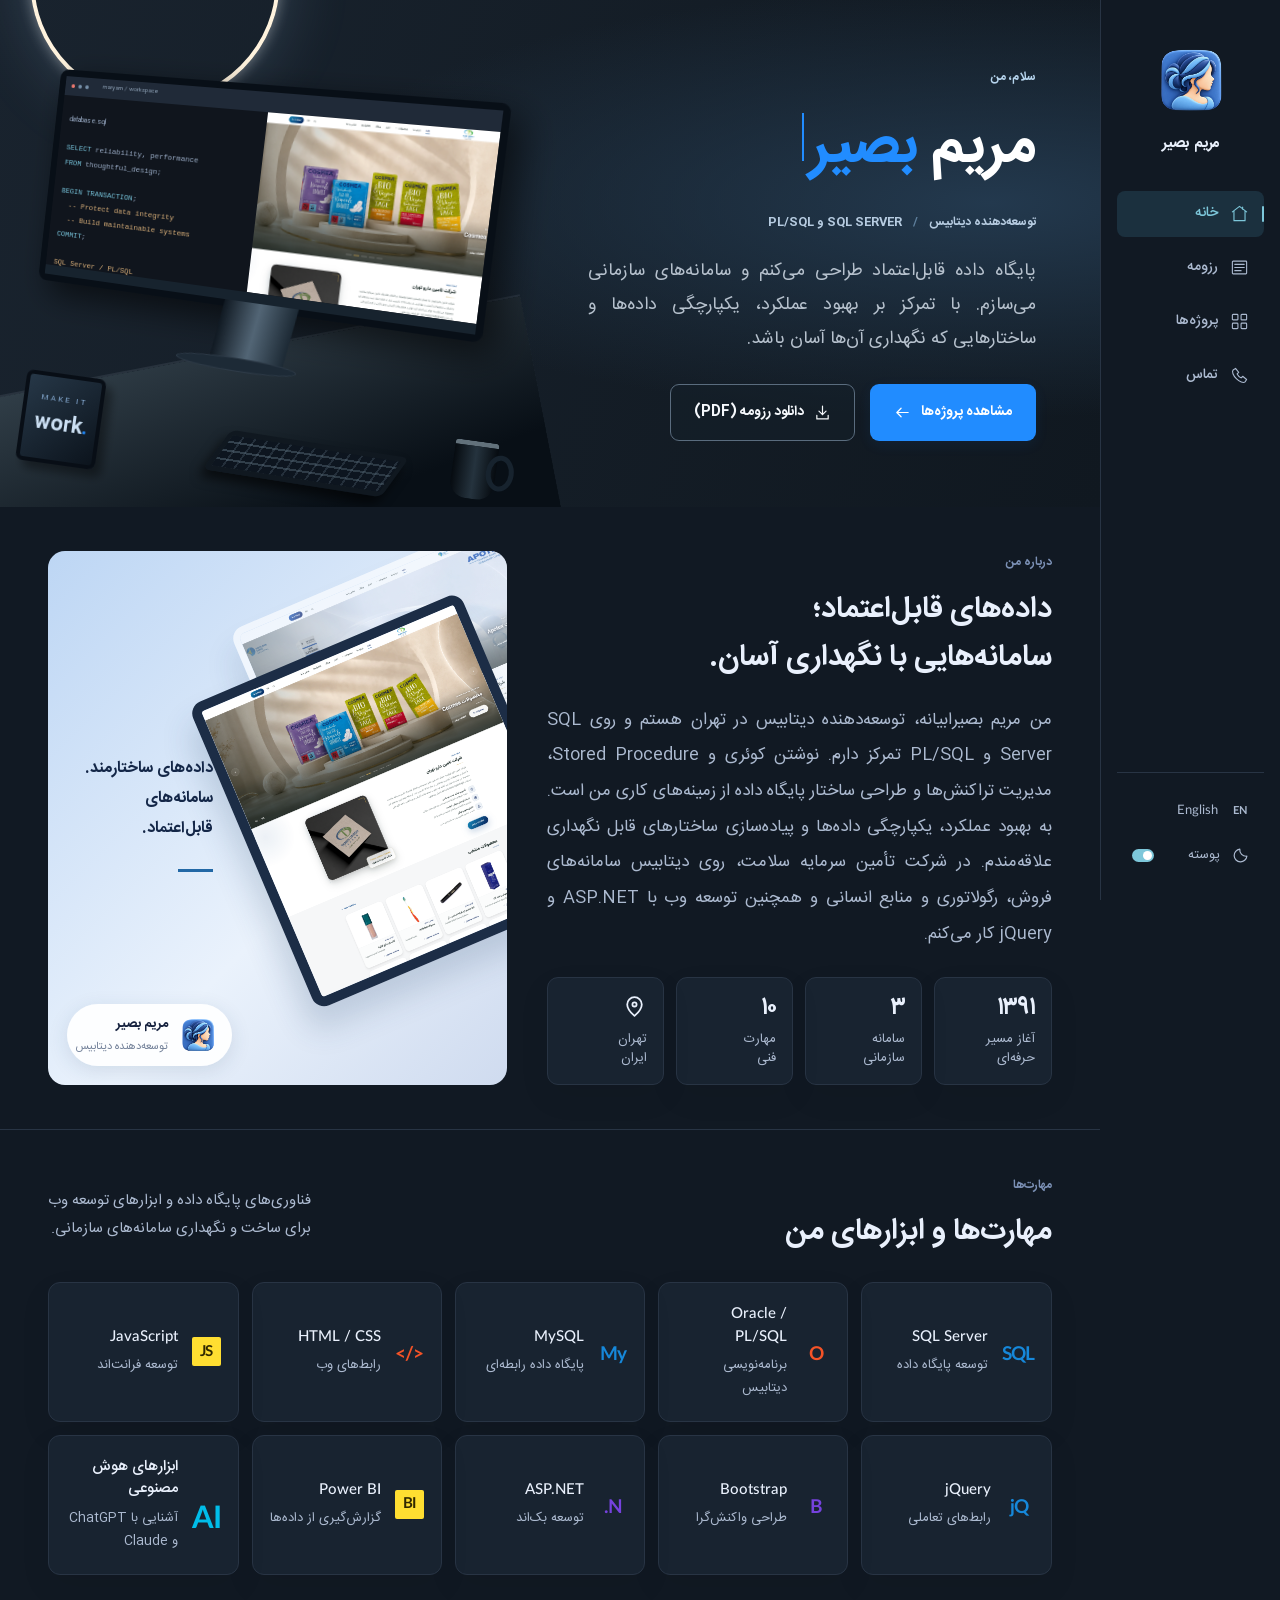
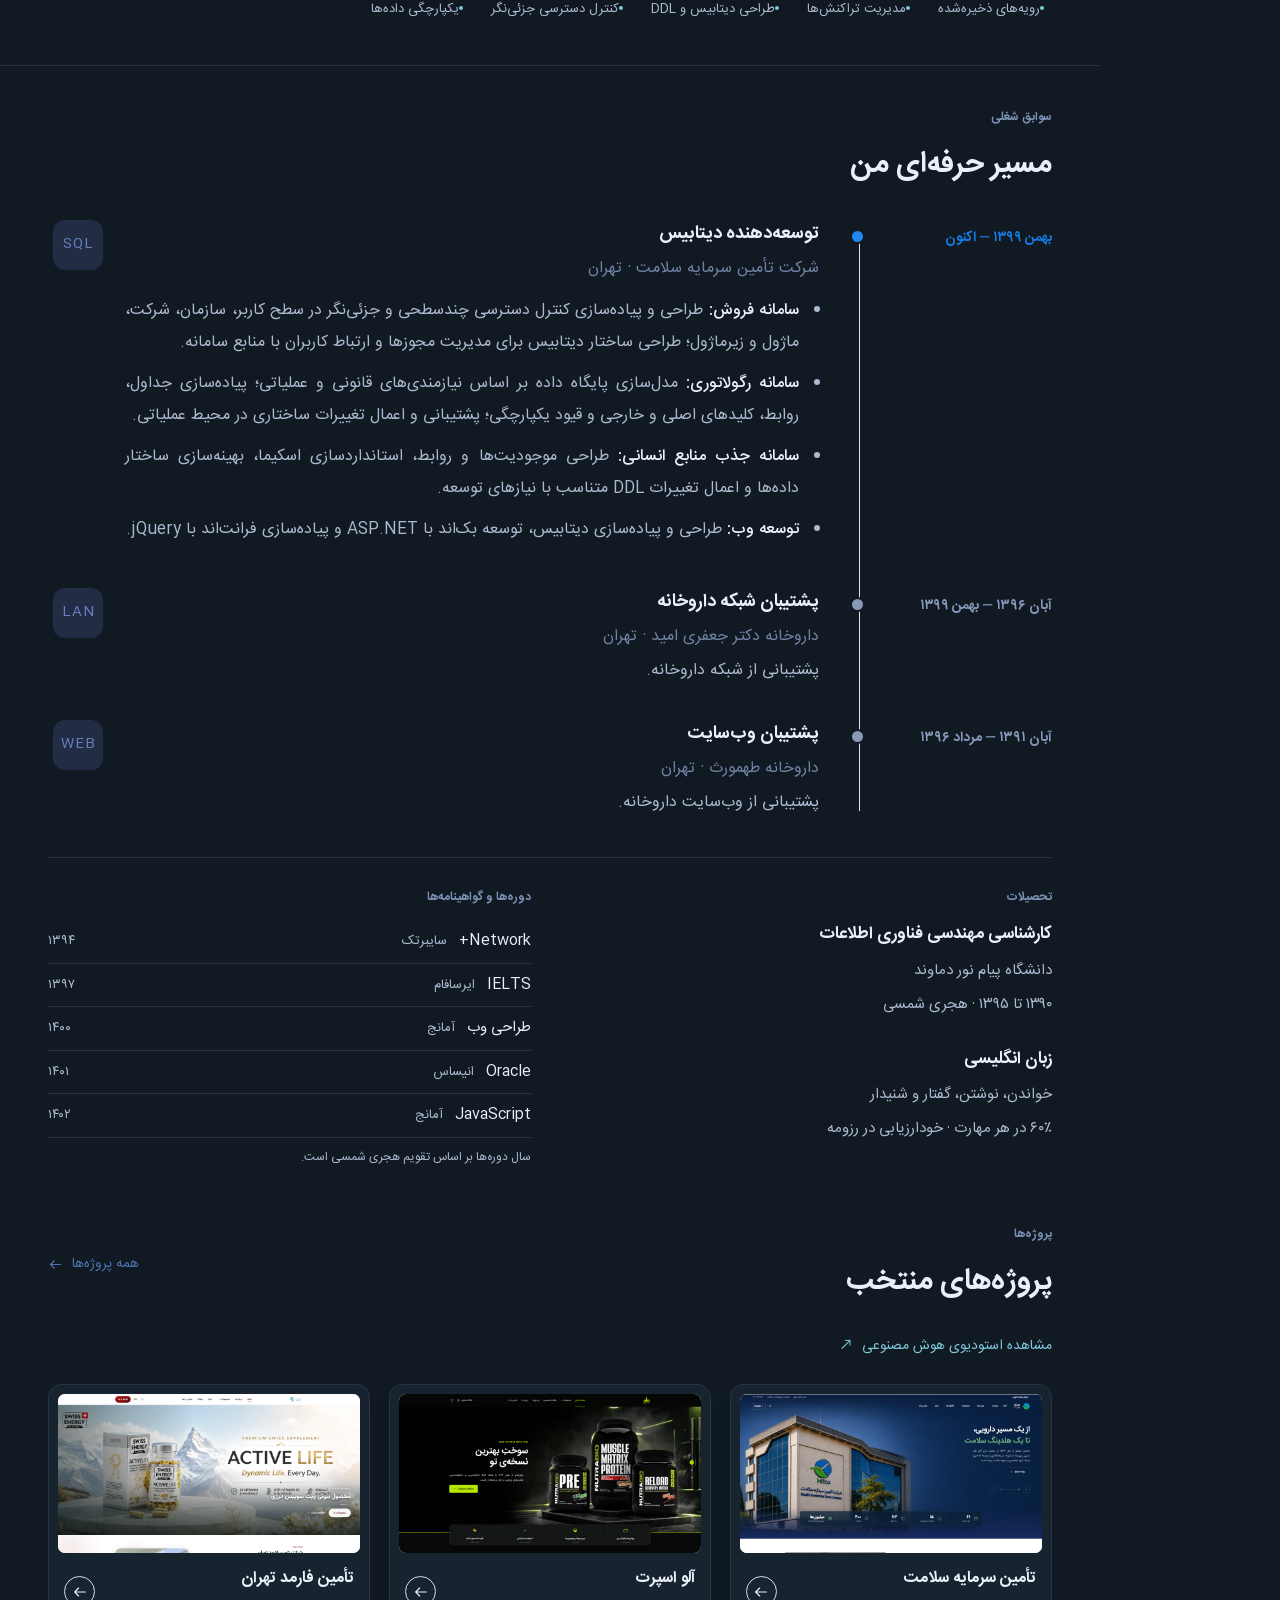
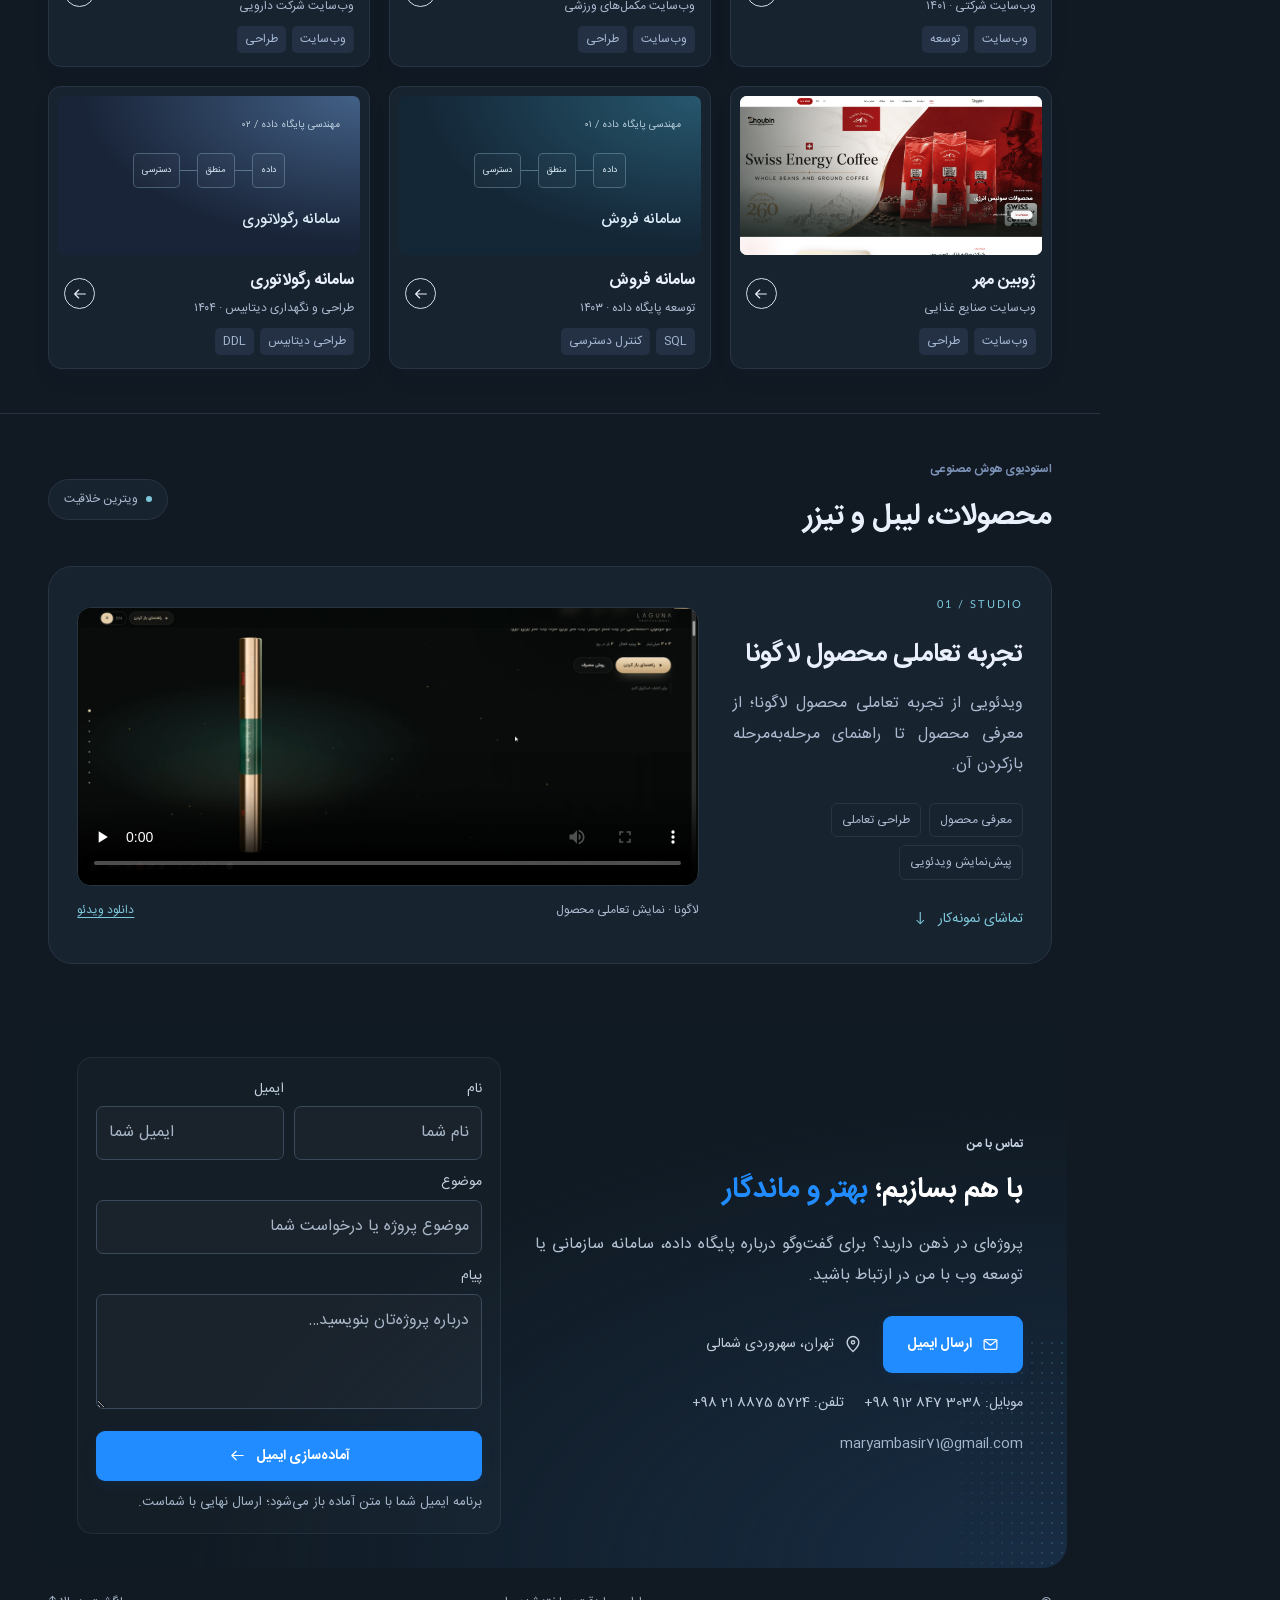
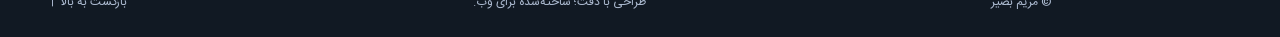
<file: index.html>
<!DOCTYPE html>
<html lang="en" data-theme="dark">

<head>
  <meta charset="UTF-8">
  <meta name="viewport" content="width=device-width, initial-scale=1.0">
  <meta name="description"
    content="Maryam Basir Abyaneh, database developer in Tehran specializing in SQL Server, PL/SQL, database design, and business systems.">
  <meta name="theme-color" content="#111923">
  <title>Maryam Basir Abyaneh &mdash; Database Developer</title>
  <link rel="icon" href="assets/img/profile.png">
  <link rel="stylesheet" href="assets/css/fonts.css">
  <link rel="stylesheet" href="assets/css/main.css">
  <script src="assets/js/loader.js" defer></script>
  <script src="assets/js/i18n.js" defer></script>
  <script src="assets/js/main.js" defer></script>
</head>

<body>
  <div id="site-loader" class="site-loader" role="status" aria-live="polite" hidden>
    <div class="loader-mark" aria-hidden="true"><span>M</span><span>B</span><i></i></div>
    <p class="loader-name">Maryam Basir</p>
    <p class="loader-caption">Loading portfolio…</p>
  </div>
  <a class="skip-link" href="#main">Skip to content</a>
  <aside class="sidebar"><a class="sidebar-profile" href="#home" aria-label="Maryam Basir home"><img
        src="assets/img/profile.png" alt="Maryam Basir" width="56" height="56"><span>Maryam Basir</span></a>
    <nav aria-label="Main navigation"><a class="nav-link active" href="#home" aria-current="location"><span
          class="nav-icon"><svg class="icon" viewBox="0 0 24 24" fill="none" stroke="currentColor" stroke-width="1.4"
            stroke-linecap="round" stroke-linejoin="round" aria-hidden="true">
            <path d="m3 10 9-7 9 7M5 9v12h14V9M16 4v3" />
          </svg></span><span>Home</span></a><a class="nav-link" href="#experience"><span class="nav-icon"><svg
            class="icon" viewBox="0 0 24 24" fill="none" stroke="currentColor" stroke-width="1.4" stroke-linecap="round"
            stroke-linejoin="round" aria-hidden="true">
            <rect x="3" y="4" width="18" height="16" rx="1" />
            <path d="M6 8h12M6 12h12M6 16h8" />
          </svg></span><span>Resume</span></a><a class="nav-link" href="#projects"><span class="nav-icon"><svg
            class="icon" viewBox="0 0 24 24" fill="none" stroke="currentColor" stroke-width="1.4" stroke-linecap="round"
            stroke-linejoin="round" aria-hidden="true">
            <rect x="3" y="3" width="7" height="7" rx="1" />
            <rect x="14" y="3" width="7" height="7" rx="1" />
            <rect x="3" y="14" width="7" height="7" rx="1" />
            <rect x="14" y="14" width="7" height="7" rx="1" />
          </svg></span><span>Project</span></a><a class="nav-link" href="#contact"><span class="nav-icon"><svg
            class="icon" viewBox="0 0 24 24" fill="none" stroke="currentColor" stroke-width="1.4" stroke-linecap="round"
            stroke-linejoin="round" aria-hidden="true">
            <path d="M7 3 4 5c-2 2 0 7 4 11s9 6 11 4l2-3-5-4-2 2c-2-1-4-3-5-5l2-2-4-5Z" />
          </svg></span><span>Contact</span></a></nav>
    <div class="theme-control"><button id="language-switcher" type="button" aria-label="Switch to Persian"
        lang="fa"><span class="language-symbol" aria-hidden="true">فا</span><span
          class="language-label">فارسی</span></button><button id="theme-switcher" aria-label="Switch to dark theme"
        aria-pressed="false"><svg class="icon" viewBox="0 0 24 24" fill="none" stroke="currentColor" stroke-width="1.7"
          stroke-linecap="round" stroke-linejoin="round" aria-hidden="true">
          <path d="M21 13A9 9 0 0 1 11 3 9 9 0 1 0 21 13Z" />
        </svg><span class="theme-label">Theme</span><span class="theme-state" aria-hidden="true"></span></button></div>
  </aside>
  <main id="main">
    <section class="hero" id="home">
      <div class="hero-copy">
        <p class="eyebrow">HELLO, I&#8217;M</p>
        <h1>Maryam <span>Basir</span><span class="cursor" aria-hidden="true"></span></h1>
        <p class="hero-role">DATABASE DEVELOPER <span>/</span> SQL SERVER &amp; PL/SQL</p>
        <p class="hero-description">I design reliable databases and build business systems. <br> Focused on performance,
          data integrity, <br class="desktop-break">  and structures that are easy to maintain.</p>
        <div class="hero-actions"><a class="button primary" href="#projects">View My Work <svg class="icon"
              viewBox="0 0 24 24" fill="none" stroke="currentColor" stroke-width="1.7" stroke-linecap="round"
              stroke-linejoin="round" aria-hidden="true">
              <path d="M4 12h16m-6-6 6 6-6 6" />
            </svg></a><a class="button outline" href="assets/Maryam-Basir-CV.pdf" download><svg class="icon"
              viewBox="0 0 24 24" fill="none" stroke="currentColor" stroke-width="1.7" stroke-linecap="round"
              stroke-linejoin="round" aria-hidden="true">
              <path d="M12 3v12m-5-5 5 5 5-5M4 16v5h16v-5" />
            </svg> Download CV (PDF)</a></div>
      </div>
      <div class="workspace" aria-hidden="true">
        <div class="ambient-ring"></div>
        <div class="desk"></div>
        <div class="monitor">
          <div class="monitor-toolbar"><i></i><i></i><i></i><span>maryam / workspace</span></div>
          <div class="monitor-display">
            <div class="editor"><span class="editor-file">database.sql</span>
              <pre><b>SELECT</b> reliability, performance
<b>FROM</b> thoughtful_design;

<b>BEGIN TRANSACTION</b>;
  <em>-- Protect data integrity</em>
  <em>-- Build maintainable systems</em>
<b>COMMIT</b>;

<em>SQL Server / PL/SQL</em></pre>
            </div><img src="assets/img/tamin.png" alt="" width="400" height="600">
          </div>
          <div class="monitor-chin"></div>
          <div class="monitor-stand"></div>
        </div>
        <div class="desk-card"><span>MAKE IT</span><strong>work<span>.</span></strong></div>
        <div class="keyboard"></div>
        <div class="coffee"></div>
      </div>
    </section>
    <section class="about section" id="about">
      <div class="about-copy">
        <p class="eyebrow">ABOUT ME</p>
        <h2>Reliable data.<br>Maintainable business systems.</h2>
        <p class="body-copy">I&#8217;m Maryam Basir Abyaneh, a database developer based in Tehran, specializing in SQL
          Server and PL/SQL. My work includes writing queries and stored procedures, managing transactions, and
          designing database structures. I focus on improving performance, preserving data integrity, and building
          maintainable systems. At Health Financing Holding, I develop databases for sales, regulatory, and HR
          applications, alongside ASP.NET and jQuery web development.</p>
        <div class="stats">
          <div><strong>2012</strong><span>Career<br>started</span></div>
          <div><strong>3</strong><span>Business<br>systems</span></div>
          <div><strong>10</strong><span>Technical<br>skills</span></div>
          <div><strong><svg class="icon" viewBox="0 0 24 24" fill="none" stroke="currentColor" stroke-width="1.7"
                stroke-linecap="round" stroke-linejoin="round" aria-hidden="true">
                <path d="M19 10c0 5-7 11-7 11S5 15 5 10a7 7 0 1 1 14 0Z" />
                <circle cx="12" cy="10" r="2" />
              </svg></strong><span>Tehran<br>Iran</span></div>
        </div>
      </div>
      <div class="about-art">
        <div class="about-art-copy">Structured Data.<br>Reliable Systems.<span></span></div><img
          class="about-screen back" src="assets/img/rasta.png" alt="Rasta Imen Darou website design" loading="lazy"
          width="420" height="626"><img class="about-screen front" src="assets/img/tamin.png"
          alt="Health Financing Holding website design" loading="lazy" width="420" height="640">
        <div class="portrait-chip"><img src="assets/img/profile.png" alt="Maryam Basir" width="42"
            height="42"><span>Maryam Basir<small>Database developer</small></span></div>
      </div>
    </section>
    <section class="skills-section section" id="skills">
      <div class="section-heading">
        <div>
          <p class="eyebrow">SKILLS</p>
          <h2>My Technical Toolkit</h2>
        </div>
        <p>Database technologies and web development tools<br class="desktop-break"> I use to build and maintain
          business applications.</p>
      </div>
      <div class="skills-grid">
        <article class="skill"><span class="skill-logo blue" aria-hidden="true">SQL</span>
          <div class="skill-info">
            <h3>SQL Server</h3>
            <p class="skill-description">Database development</p>
          </div>
        </article>
        <article class="skill"><span class="skill-logo orange" aria-hidden="true">O</span>
          <div class="skill-info">
            <h3>Oracle / PL/SQL</h3>
            <p class="skill-description">Database programming</p>
          </div>
        </article>
        <article class="skill"><span class="skill-logo blue" aria-hidden="true">My</span>
          <div class="skill-info">
            <h3>MySQL</h3>
            <p class="skill-description">Relational databases</p>
          </div>
        </article>
        <article class="skill"><span class="skill-logo orange" aria-hidden="true">&lt;/&gt;</span>
          <div class="skill-info">
            <h3>HTML / CSS</h3>
            <p class="skill-description">Web interfaces</p>
          </div>
        </article>
        <article class="skill"><span class="skill-logo yellow" aria-hidden="true">JS</span>
          <div class="skill-info">
            <h3>JavaScript</h3>
            <p class="skill-description">Front-end development</p>
          </div>
        </article>
        <article class="skill"><span class="skill-logo blue" aria-hidden="true">jQ</span>
          <div class="skill-info">
            <h3>jQuery</h3>
            <p class="skill-description">Interactive interfaces</p>
          </div>
        </article>
        <article class="skill"><span class="skill-logo purple" aria-hidden="true">B</span>
          <div class="skill-info">
            <h3>Bootstrap</h3>
            <p class="skill-description">Responsive layouts</p>
          </div>
        </article>
        <article class="skill"><span class="skill-logo purple" aria-hidden="true">.N</span>
          <div class="skill-info">
            <h3>ASP.NET</h3>
            <p class="skill-description">Back-end development</p>
          </div>
        </article>
        <article class="skill"><span class="skill-logo yellow" aria-hidden="true">BI</span>
          <div class="skill-info">
            <h3>Power BI</h3>
            <p class="skill-description">Data reporting</p>
          </div>
        </article>

        <article class="skill skill-ai"><span class="skill-logo cyan" aria-hidden="true">AI</span>
          <div class="skill-info">
            <h3>AI Tools</h3>
            <p class="skill-description">Familiar with ChatGPT &amp; Claude</p>
          </div>
        </article>
      </div>
      <div class="specialties"><span>Stored procedures</span><span>Transaction management</span><span>Database design
          &amp; DDL</span><span>Fine-grained access control</span><span>Data integrity</span></div>
    </section>
    <section class="experience section" id="experience">
      <p class="eyebrow">EXPERIENCE</p>
      <h2>My Professional Journey</h2>
      <div class="timeline">
        <article class="timeline-item"><time title="Bahman 1399 - Present (Solar Hijri)">2021 &ndash; Present</time>
          <div class="timeline-dot"></div>
          <div class="timeline-copy">
            <h3>Database Developer</h3>
            <p class="company">Health Financing Holding &middot; Tehran</p>
            <ul class="experience-details">
              <li><strong>Sales system:</strong> designed fine-grained access control across users, organizations,
                companies, modules, and sub-modules, with database structures for permissions and resource
                relationships.</li>
              <li><strong>Regulatory system:</strong> modeled the database around legal and operational requirements;
                implemented tables, relationships, primary and foreign keys, and integrity constraints; maintained
                schema changes in production.</li>
              <li><strong>HR recruitment system:</strong> designed entities and relationships, standardized the schema,
                optimized data structures, and applied DDL changes to support development.</li>
              <li><strong>Web development:</strong> implemented databases, ASP.NET back-end functionality, and jQuery
                front-end interfaces.</li>
            </ul>
          </div><span class="experience-icon" aria-hidden="true">SQL</span>
        </article>
        <article class="timeline-item"><time title="Aban 1396 - Bahman 1399 (Solar Hijri)">2017 &ndash; 2021</time>
          <div class="timeline-dot"></div>
          <div class="timeline-copy">
            <h3>Pharmacy Network Support</h3>
            <p class="company">Dr. Jafari Omid Pharmacy &middot; Tehran</p>
            <p>Provided network support for the pharmacy.</p>
          </div><span class="experience-icon" aria-hidden="true">LAN</span>
        </article>
        <article class="timeline-item"><time title="Aban 1391 - Mordad 1396 (Solar Hijri)">2012 &ndash; 2017</time>
          <div class="timeline-dot"></div>
          <div class="timeline-copy">
            <h3>Website Support</h3>
            <p class="company">Tahmorth Pharmacy &middot; Tehran</p>
            <p>Provided website support for the pharmacy.</p>
          </div><span class="experience-icon" aria-hidden="true">WEB</span>
        </article>
      </div>
      <div class="resume-details">
        <article class="education">
          <p class="eyebrow">EDUCATION</p>
          <h3>B.Sc. in Information Technology Engineering</h3>
          <p>Payame Noor University, Damavand</p><span class="resume-date">1390 &ndash; 1395 &middot; Solar Hijri</span>
          <div class="language-summary">
            <h3>English</h3>
            <p>Reading, writing, speaking &amp; listening</p><span class="resume-date">60% in each skill &middot;
              Self-assessed in resume</span>
          </div>
        </article>
        <article class="certifications">
          <p class="eyebrow">COURSES &amp; CERTIFICATIONS</p>
          <ul>
            <li><span>Network+ <small>Cybertech</small></span><time>1394</time></li>
            <li><span>IELTS <small>Irsafam</small></span><time>1397</time></li>
            <li><span>Web Design <small>Amanj</small></span><time>1400</time></li>
            <li><span>Oracle <small>Anisas</small></span><time>1401</time></li>
            <li><span>JavaScript <small>Amanj</small></span><time>1402</time></li>
          </ul>
          <p class="calendar-note">Course years are in the Solar Hijri calendar.</p>
        </article>
      </div>
    </section>
    <section class="projects section" id="projects">
      <div class="section-heading">
        <div>
          <p class="eyebrow">PROJECTS</p>
          <h2>Featured Projects</h2>
        </div><button class="text-button" id="toggle-projects" aria-expanded="false" aria-controls="project-grid">View
          All Projects <svg class="icon" viewBox="0 0 24 24" fill="none" stroke="currentColor" stroke-width="1.7"
            stroke-linecap="round" stroke-linejoin="round" aria-hidden="true">
            <path d="M4 12h16m-6-6 6 6-6 6" />
          </svg></button>
      </div>
      <a class="studio-shortcut" href="#ai-products">Explore AI Studio <span aria-hidden="true">↗</span></a>
      <div class="project-grid" id="project-grid">
        <article class="project-card">
          <button class="project-preview" data-project="0" aria-label="View Health Financing Holding"><img src="assets/img/hitco.png" alt="Health Financing Holding website screenshot" loading="lazy" width="600" height="420"><span class="preview-label">View project <svg class="icon" viewBox="0 0 24 24" fill="none" stroke="currentColor" stroke-width="1.7" stroke-linecap="round" stroke-linejoin="round" aria-hidden="true"><path d="M4 12h16m-6-6 6 6-6 6"/></svg></span></button>
          <div class="project-body"><div><h3>Health Financing Holding</h3><p>Company website &middot; 1401 SH</p></div><button class="round-button" data-project="0" aria-label="View Health Financing Holding"><svg class="icon" viewBox="0 0 24 24" fill="none" stroke="currentColor" stroke-width="1.7" stroke-linecap="round" stroke-linejoin="round" aria-hidden="true"><path d="M4 12h16m-6-6 6 6-6 6"/></svg></button></div>
          <div class="tags"><span>Website</span><span>Development</span></div>
        </article>
        <article class="project-card">
          <button class="project-preview" data-project="1" aria-label="View AloSport"><img src="assets/img/alosport.png" alt="AloSport website screenshot" loading="lazy" width="600" height="420"><span class="preview-label">View project <svg class="icon" viewBox="0 0 24 24" fill="none" stroke="currentColor" stroke-width="1.7" stroke-linecap="round" stroke-linejoin="round" aria-hidden="true"><path d="M4 12h16m-6-6 6 6-6 6"/></svg></span></button>
          <div class="project-body"><div><h3>AloSport</h3><p>Sports nutrition website</p></div><button class="round-button" data-project="1" aria-label="View AloSport"><svg class="icon" viewBox="0 0 24 24" fill="none" stroke="currentColor" stroke-width="1.7" stroke-linecap="round" stroke-linejoin="round" aria-hidden="true"><path d="M4 12h16m-6-6 6 6-6 6"/></svg></button></div>
          <div class="tags"><span>Website</span><span>Design</span></div>
        </article>
        <article class="project-card">
          <button class="project-preview" data-project="2" aria-label="View Tamin Pharmed Tehran"><img src="assets/img/pharmed.png" alt="Tamin Pharmed Tehran website screenshot" loading="lazy" width="600" height="420"><span class="preview-label">View project <svg class="icon" viewBox="0 0 24 24" fill="none" stroke="currentColor" stroke-width="1.7" stroke-linecap="round" stroke-linejoin="round" aria-hidden="true"><path d="M4 12h16m-6-6 6 6-6 6"/></svg></span></button>
          <div class="project-body"><div><h3>Tamin Pharmed Tehran</h3><p>Pharmaceutical company website</p></div><button class="round-button" data-project="2" aria-label="View Tamin Pharmed Tehran"><svg class="icon" viewBox="0 0 24 24" fill="none" stroke="currentColor" stroke-width="1.7" stroke-linecap="round" stroke-linejoin="round" aria-hidden="true"><path d="M4 12h16m-6-6 6 6-6 6"/></svg></button></div>
          <div class="tags"><span>Website</span><span>Design</span></div>
        </article>
        <article class="project-card">
          <button class="project-preview" data-project="3" aria-label="View Zhoubin Mehr"><img src="assets/img/zhoubin.png" alt="Zhoubin Mehr website screenshot" loading="lazy" width="600" height="420"><span class="preview-label">View project <svg class="icon" viewBox="0 0 24 24" fill="none" stroke="currentColor" stroke-width="1.7" stroke-linecap="round" stroke-linejoin="round" aria-hidden="true"><path d="M4 12h16m-6-6 6 6-6 6"/></svg></span></button>
          <div class="project-body"><div><h3>Zhoubin Mehr</h3><p>Food industry website</p></div><button class="round-button" data-project="3" aria-label="View Zhoubin Mehr"><svg class="icon" viewBox="0 0 24 24" fill="none" stroke="currentColor" stroke-width="1.7" stroke-linecap="round" stroke-linejoin="round" aria-hidden="true"><path d="M4 12h16m-6-6 6 6-6 6"/></svg></button></div>
          <div class="tags"><span>Website</span><span>Design</span></div>
        </article>
        <article class="project-card">
          <button class="project-preview" data-project="4" aria-label="View Sales Management System"><span class="system-art system-art-01"><span class="system-kicker">DATABASE ENGINEERING / 01</span><span class="system-schema" aria-hidden="true"><span>DATA</span><i></i><span>LOGIC</span><i></i><span>ACCESS</span></span><span class="system-caption">Sales Management System</span></span><span class="preview-label">View project <svg class="icon" viewBox="0 0 24 24" fill="none" stroke="currentColor" stroke-width="1.7" stroke-linecap="round" stroke-linejoin="round" aria-hidden="true"><path d="M4 12h16m-6-6 6 6-6 6"/></svg></span></button>
          <div class="project-body"><div><h3>Sales Management System</h3><p>Database development &middot; 1403 SH</p></div><button class="round-button" data-project="4" aria-label="View Sales Management System"><svg class="icon" viewBox="0 0 24 24" fill="none" stroke="currentColor" stroke-width="1.7" stroke-linecap="round" stroke-linejoin="round" aria-hidden="true"><path d="M4 12h16m-6-6 6 6-6 6"/></svg></button></div>
          <div class="tags"><span>SQL</span><span>Access control</span></div>
        </article>
        <article class="project-card">
          <button class="project-preview" data-project="5" aria-label="View Regulatory System"><span class="system-art system-art-02"><span class="system-kicker">DATABASE ENGINEERING / 02</span><span class="system-schema" aria-hidden="true"><span>DATA</span><i></i><span>LOGIC</span><i></i><span>ACCESS</span></span><span class="system-caption">Regulatory System</span></span><span class="preview-label">View project <svg class="icon" viewBox="0 0 24 24" fill="none" stroke="currentColor" stroke-width="1.7" stroke-linecap="round" stroke-linejoin="round" aria-hidden="true"><path d="M4 12h16m-6-6 6 6-6 6"/></svg></span></button>
          <div class="project-body"><div><h3>Regulatory System</h3><p>Database design &amp; maintenance &middot; 1404 SH</p></div><button class="round-button" data-project="5" aria-label="View Regulatory System"><svg class="icon" viewBox="0 0 24 24" fill="none" stroke="currentColor" stroke-width="1.7" stroke-linecap="round" stroke-linejoin="round" aria-hidden="true"><path d="M4 12h16m-6-6 6 6-6 6"/></svg></button></div>
          <div class="tags"><span>Database design</span><span>DDL</span></div>
        </article>
        <article class="project-card" hidden>
          <button class="project-preview" data-project="6" aria-label="View HR Recruitment System"><span class="system-art system-art-03"><span class="system-kicker">DATABASE ENGINEERING / 03</span><span class="system-schema" aria-hidden="true"><span>DATA</span><i></i><span>LOGIC</span><i></i><span>ACCESS</span></span><span class="system-caption">HR Recruitment System</span></span><span class="preview-label">View project <svg class="icon" viewBox="0 0 24 24" fill="none" stroke="currentColor" stroke-width="1.7" stroke-linecap="round" stroke-linejoin="round" aria-hidden="true"><path d="M4 12h16m-6-6 6 6-6 6"/></svg></span></button>
          <div class="project-body"><div><h3>HR Recruitment System</h3><p>Database design &amp; development</p></div><button class="round-button" data-project="6" aria-label="View HR Recruitment System"><svg class="icon" viewBox="0 0 24 24" fill="none" stroke="currentColor" stroke-width="1.7" stroke-linecap="round" stroke-linejoin="round" aria-hidden="true"><path d="M4 12h16m-6-6 6 6-6 6"/></svg></button></div>
          <div class="tags"><span>Data modeling</span><span>HR</span></div>
        </article>
        <article class="project-card" hidden>
          <button class="project-preview" data-project="7" aria-label="View Rasta Imen Darou"><img src="assets/img/rasta.png" alt="Rasta Imen Darou website screenshot" loading="lazy" width="600" height="420"><span class="preview-label">View project <svg class="icon" viewBox="0 0 24 24" fill="none" stroke="currentColor" stroke-width="1.7" stroke-linecap="round" stroke-linejoin="round" aria-hidden="true"><path d="M4 12h16m-6-6 6 6-6 6"/></svg></span></button>
          <div class="project-body"><div><h3>Rasta Imen Darou</h3><p>Earlier website portfolio</p></div><button class="round-button" data-project="7" aria-label="View Rasta Imen Darou"><svg class="icon" viewBox="0 0 24 24" fill="none" stroke="currentColor" stroke-width="1.7" stroke-linecap="round" stroke-linejoin="round" aria-hidden="true"><path d="M4 12h16m-6-6 6 6-6 6"/></svg></button></div>
          <div class="tags"><span>Website</span><span>Design</span></div>
        </article>
        <article class="project-card" hidden>
          <button class="project-preview" data-project="8" aria-label="View Shafa"><img src="assets/img/shafa.png" alt="Shafa website screenshot" loading="lazy" width="600" height="420"><span class="preview-label">View project <svg class="icon" viewBox="0 0 24 24" fill="none" stroke="currentColor" stroke-width="1.7" stroke-linecap="round" stroke-linejoin="round" aria-hidden="true"><path d="M4 12h16m-6-6 6 6-6 6"/></svg></span></button>
          <div class="project-body"><div><h3>Shafa</h3><p>Earlier website portfolio</p></div><button class="round-button" data-project="8" aria-label="View Shafa"><svg class="icon" viewBox="0 0 24 24" fill="none" stroke="currentColor" stroke-width="1.7" stroke-linecap="round" stroke-linejoin="round" aria-hidden="true"><path d="M4 12h16m-6-6 6 6-6 6"/></svg></button></div>
          <div class="tags"><span>Website</span><span>Design</span></div>
        </article>
        <article class="project-card" hidden>
          <button class="project-preview" data-project="9" aria-label="View Gravity Pharma"><img src="assets/img/gravity.png" alt="Gravity Pharma website screenshot" loading="lazy" width="600" height="420"><span class="preview-label">View project <svg class="icon" viewBox="0 0 24 24" fill="none" stroke="currentColor" stroke-width="1.7" stroke-linecap="round" stroke-linejoin="round" aria-hidden="true"><path d="M4 12h16m-6-6 6 6-6 6"/></svg></span></button>
          <div class="project-body"><div><h3>Gravity Pharma</h3><p>Earlier website portfolio</p></div><button class="round-button" data-project="9" aria-label="View Gravity Pharma"><svg class="icon" viewBox="0 0 24 24" fill="none" stroke="currentColor" stroke-width="1.7" stroke-linecap="round" stroke-linejoin="round" aria-hidden="true"><path d="M4 12h16m-6-6 6 6-6 6"/></svg></button></div>
          <div class="tags"><span>Website</span><span>Design</span></div>
        </article>
        <article class="project-card" hidden>
          <button class="project-preview" data-project="10" aria-label="View Pak Salamat"><img src="assets/img/pak.png" alt="Pak Salamat website screenshot" loading="lazy" width="600" height="420"><span class="preview-label">View project <svg class="icon" viewBox="0 0 24 24" fill="none" stroke="currentColor" stroke-width="1.7" stroke-linecap="round" stroke-linejoin="round" aria-hidden="true"><path d="M4 12h16m-6-6 6 6-6 6"/></svg></span></button>
          <div class="project-body"><div><h3>Pak Salamat</h3><p>Earlier website portfolio</p></div><button class="round-button" data-project="10" aria-label="View Pak Salamat"><svg class="icon" viewBox="0 0 24 24" fill="none" stroke="currentColor" stroke-width="1.7" stroke-linecap="round" stroke-linejoin="round" aria-hidden="true"><path d="M4 12h16m-6-6 6 6-6 6"/></svg></button></div>
          <div class="tags"><span>Website</span><span>Design</span></div>
        </article>
        <article class="project-card" hidden>
          <button class="project-preview" data-project="11" aria-label="View Laguna Beauties"><img src="assets/img/laguna.png" alt="Laguna Beauties website screenshot" loading="lazy" width="600" height="420"><span class="preview-label">View project <svg class="icon" viewBox="0 0 24 24" fill="none" stroke="currentColor" stroke-width="1.7" stroke-linecap="round" stroke-linejoin="round" aria-hidden="true"><path d="M4 12h16m-6-6 6 6-6 6"/></svg></span></button>
          <div class="project-body"><div><h3>Laguna Beauties</h3><p>Earlier website portfolio</p></div><button class="round-button" data-project="11" aria-label="View Laguna Beauties"><svg class="icon" viewBox="0 0 24 24" fill="none" stroke="currentColor" stroke-width="1.7" stroke-linecap="round" stroke-linejoin="round" aria-hidden="true"><path d="M4 12h16m-6-6 6 6-6 6"/></svg></button></div>
          <div class="tags"><span>Website</span><span>Design</span></div>
        </article>
        <article class="project-card" hidden>
          <button class="project-preview" data-project="12" aria-label="View Zigma"><img src="assets/img/zigma.png" alt="Zigma website screenshot" loading="lazy" width="600" height="420"><span class="preview-label">View project <svg class="icon" viewBox="0 0 24 24" fill="none" stroke="currentColor" stroke-width="1.7" stroke-linecap="round" stroke-linejoin="round" aria-hidden="true"><path d="M4 12h16m-6-6 6 6-6 6"/></svg></span></button>
          <div class="project-body"><div><h3>Zigma</h3><p>Earlier website portfolio</p></div><button class="round-button" data-project="12" aria-label="View Zigma"><svg class="icon" viewBox="0 0 24 24" fill="none" stroke="currentColor" stroke-width="1.7" stroke-linecap="round" stroke-linejoin="round" aria-hidden="true"><path d="M4 12h16m-6-6 6 6-6 6"/></svg></button></div>
          <div class="tags"><span>Website</span><span>Design</span></div>
        </article>
        <article class="project-card" hidden>
          <button class="project-preview" data-project="13" aria-label="View Pet"><img src="assets/img/pet.png" alt="Pet website screenshot" loading="lazy" width="600" height="420"><span class="preview-label">View project <svg class="icon" viewBox="0 0 24 24" fill="none" stroke="currentColor" stroke-width="1.7" stroke-linecap="round" stroke-linejoin="round" aria-hidden="true"><path d="M4 12h16m-6-6 6 6-6 6"/></svg></span></button>
          <div class="project-body"><div><h3>Pet</h3><p>Earlier website portfolio</p></div><button class="round-button" data-project="13" aria-label="View Pet"><svg class="icon" viewBox="0 0 24 24" fill="none" stroke="currentColor" stroke-width="1.7" stroke-linecap="round" stroke-linejoin="round" aria-hidden="true"><path d="M4 12h16m-6-6 6 6-6 6"/></svg></button></div>
          <div class="tags"><span>Website</span><span>Design</span></div>
        </article>
      </div>
    </section>
    <section class="ai-studio section" id="ai-products" aria-labelledby="ai-title">
      <div class="section-heading"><div><p class="eyebrow">AI STUDIO</p><h2 id="ai-title">Products, Labels &amp; Teasers</h2></div><span class="studio-badge">Creative showcase</span></div>
      <div class="studio-feature">
        <div class="studio-copy"><span class="studio-index" aria-hidden="true">01 / STUDIO</span><h3>Laguna Product Experience</h3><p class="studio-description">A screen-recorded walkthrough of the Laguna product experience, from product presentation to the interactive opening guide.</p><div class="studio-topics"><span>Product presentation</span><span>Interactive design</span><span>Video preview</span></div><a class="studio-watch" href="#studio-video">Watch the showcase <span aria-hidden="true">↓</span></a></div>
        <figure class="studio-media"><video id="studio-video" controls playsinline preload="none" poster="assets/img/laguna-preview.png" aria-label="Laguna product experience video" aria-describedby="studio-caption"><source src="assets/img/RecordedVideo.webm" type="video/webm"><p>Your browser does not support this video. <a href="assets/img/RecordedVideo.webm" download>Download video</a></p></video><figcaption id="studio-caption"><span>Laguna · Interactive product showcase</span><a href="assets/img/RecordedVideo.webm" download>Download video</a></figcaption><p id="video-status" role="status" hidden>Unable to play the video here. You can download it using the link below.</p></figure>
      </div>
    </section>
    <section class="contact-section" id="contact">
      <div class="contact-copy">
        <p class="eyebrow">CONTACT</p>
        <h2>Let&#8217;s Build Something <span>Great</span></h2>
        <p>Have a project in mind? Get in touch to talk about<br class="desktop-break"> your database, business system,
          or web development needs.</p>
        <div class="contact-details"><a class="button primary" href="mailto:maryambasir71@gmail.com"><svg class="icon"
              viewBox="0 0 24 24" fill="none" stroke="currentColor" stroke-width="1.7" stroke-linecap="round"
              stroke-linejoin="round" aria-hidden="true">
              <rect x="3" y="5" width="18" height="14" rx="2" />
              <path d="m3 6 9 7 9-7" />
            </svg> Email Me</a><span><svg class="icon" viewBox="0 0 24 24" fill="none" stroke="currentColor"
              stroke-width="1.7" stroke-linecap="round" stroke-linejoin="round" aria-hidden="true">
              <path d="M19 10c0 5-7 11-7 11S5 15 5 10a7 7 0 1 1 14 0Z" />
              <circle cx="12" cy="10" r="2" />
            </svg> North Sohrevardi St., Tehran</span></div>
        <div class="contact-phones"><a href="tel:+989128473038">Mobile: +98 912 847 3038</a><a
            href="tel:+982188755724">Phone: +98 21 8875 5724</a></div><a class="email-address"
          href="mailto:maryambasir71@gmail.com">maryambasir71@gmail.com</a>
      </div>
      <form id="contact-form">
        <div class="form-row">
          <div><label for="name">Name</label><input id="name" name="name" placeholder="Your name" autocomplete="name"
              required maxlength="120"></div>
          <div><label for="email">Email</label><input dir="ltr" type="email" id="email" name="email"
              placeholder="Your email" autocomplete="email" required maxlength="254"></div>
        </div><label for="subject">Subject</label><input id="subject" name="subject"
          placeholder="What would you like to build?" required maxlength="200"><label
          for="message">Message</label><textarea id="message" name="message"
          placeholder="Tell me about your project&#8230;" rows="3" required maxlength="4000"></textarea><button
          class="button primary" type="submit">Compose Email <svg class="icon" viewBox="0 0 24 24" fill="none"
            stroke="currentColor" stroke-width="1.7" stroke-linecap="round" stroke-linejoin="round" aria-hidden="true">
            <path d="M4 12h16m-6-6 6 6-6 6" />
          </svg></button>
        <p class="form-note" id="form-status" role="status">Opens your email app with your message ready to send.</p>
      </form>
    </section>
    <footer><span>&copy; Maryam Basir</span><span>Designed with care. Built for the web.</span><a href="#home">Back to
        top &#8593;</a></footer>
  </main>
  <dialog id="project-dialog" aria-labelledby="dialog-title">
    <div class="dialog-heading">
      <div>
        <p class="eyebrow">PROJECT PREVIEW</p>
        <h2 id="dialog-title"></h2>
      </div><button id="close-dialog" class="round-button" aria-label="Close project preview">&#10005;</button>
    </div><a class="button primary" id="project-visit" target="_blank" rel="noopener noreferrer">Visit Website <svg
        class="icon" viewBox="0 0 24 24" fill="none" stroke="currentColor" stroke-width="1.7" stroke-linecap="round"
        stroke-linejoin="round" aria-hidden="true">
        <path d="M4 12h16m-6-6 6 6-6 6" />
      </svg></a>
    <p id="project-offline" hidden>Visual project preview. No public website link is provided.</p>
    <p id="project-description"></p><img id="dialog-image" alt="">
  </dialog>
  <script type="application/json"
    id="project-data">[{"name": "Health Financing Holding", "kind": "Company website", "year": "1401", "image": "assets/img/hitco.png", "url": "https://hitcoholding.com/", "description": "Corporate website for Health Financing Holding, presenting the group, its companies, products, and news.", "tags": ["Website", "Development"]}, {"name": "AloSport", "image": "assets/img/alosport.png", "url": "", "kind": "Sports nutrition website", "year": "", "description": "A sports nutrition website with product collections, brand information, and educational content.", "tags": ["Website", "Design"]}, {"name": "Tamin Pharmed Tehran", "image": "assets/img/pharmed.png", "url": "", "kind": "Pharmaceutical company website", "year": "", "description": "A company website presenting Tamin Pharmed Tehran, its supplement products, and company information.", "tags": ["Website", "Design"]}, {"name": "Zhoubin Mehr", "image": "assets/img/zhoubin.png", "url": "", "kind": "Food industry website", "year": "", "description": "A company website introducing Zhoubin Mehr, its food products, brands, and company information.", "tags": ["Website", "Design"]}, {"name": "Sales Management System", "kind": "Database development", "year": "1403", "mark": "01", "image": "", "url": "", "description": "Developed the sales system database and implemented fine-grained access control at user, organization, company, module, and sub-module levels. Designed permissions and resource relationships for Health Financing Holding.", "tags": ["SQL", "Access control"]}, {"name": "Regulatory System", "kind": "Database design & maintenance", "year": "1404", "mark": "02", "image": "", "url": "", "description": "Designed and modeled a regulatory database around legal and operational requirements for Health Financing Holding. Implemented tables, relationships, primary and foreign keys, integrity constraints, and production schema changes.", "tags": ["Database design", "DDL"]}, {"name": "HR Recruitment System", "kind": "Database design & development", "year": "", "mark": "03", "image": "", "url": "", "description": "Designed the recruitment and HR management database for Health Financing Holding. Modeled entities and relationships, standardized the schema, optimized data structures, and supported ongoing development with DDL changes.", "tags": ["Data modeling", "HR"]}, {"name": "Rasta Imen Darou", "image": "assets/img/rasta.png", "url": "https://rastaimendarou.com/", "kind": "Earlier website portfolio", "year": "", "description": "Website design from my existing portfolio.", "tags": ["Website", "Design"]}, {"name": "Shafa", "image": "assets/img/shafa.png", "url": "https://rastaimendarou.com/", "kind": "Earlier website portfolio", "year": "", "description": "Website design from my existing portfolio.", "tags": ["Website", "Design"]}, {"name": "Gravity Pharma", "image": "assets/img/gravity.png", "url": "https://gravitypharma.ae/", "kind": "Earlier website portfolio", "year": "", "description": "Website design from my existing portfolio.", "tags": ["Website", "Design"]}, {"name": "Pak Salamat", "image": "assets/img/pak.png", "url": "https://paksalamat.com/", "kind": "Earlier website portfolio", "year": "", "description": "Website design from my existing portfolio.", "tags": ["Website", "Design"]}, {"name": "Laguna Beauties", "image": "assets/img/laguna.png", "url": "http://lagunabeauties.com/", "kind": "Earlier website portfolio", "year": "", "description": "Website design from my existing portfolio.", "tags": ["Website", "Design"]}, {"name": "Zigma", "image": "assets/img/zigma.png", "url": "", "kind": "Earlier website portfolio", "year": "", "description": "Website design from my existing portfolio.", "tags": ["Website", "Design"]}, {"name": "Pet", "image": "assets/img/pet.png", "url": "", "kind": "Earlier website portfolio", "year": "", "description": "Website design from my existing portfolio.", "tags": ["Website", "Design"]}]</script>
</body>

</html>
</file>
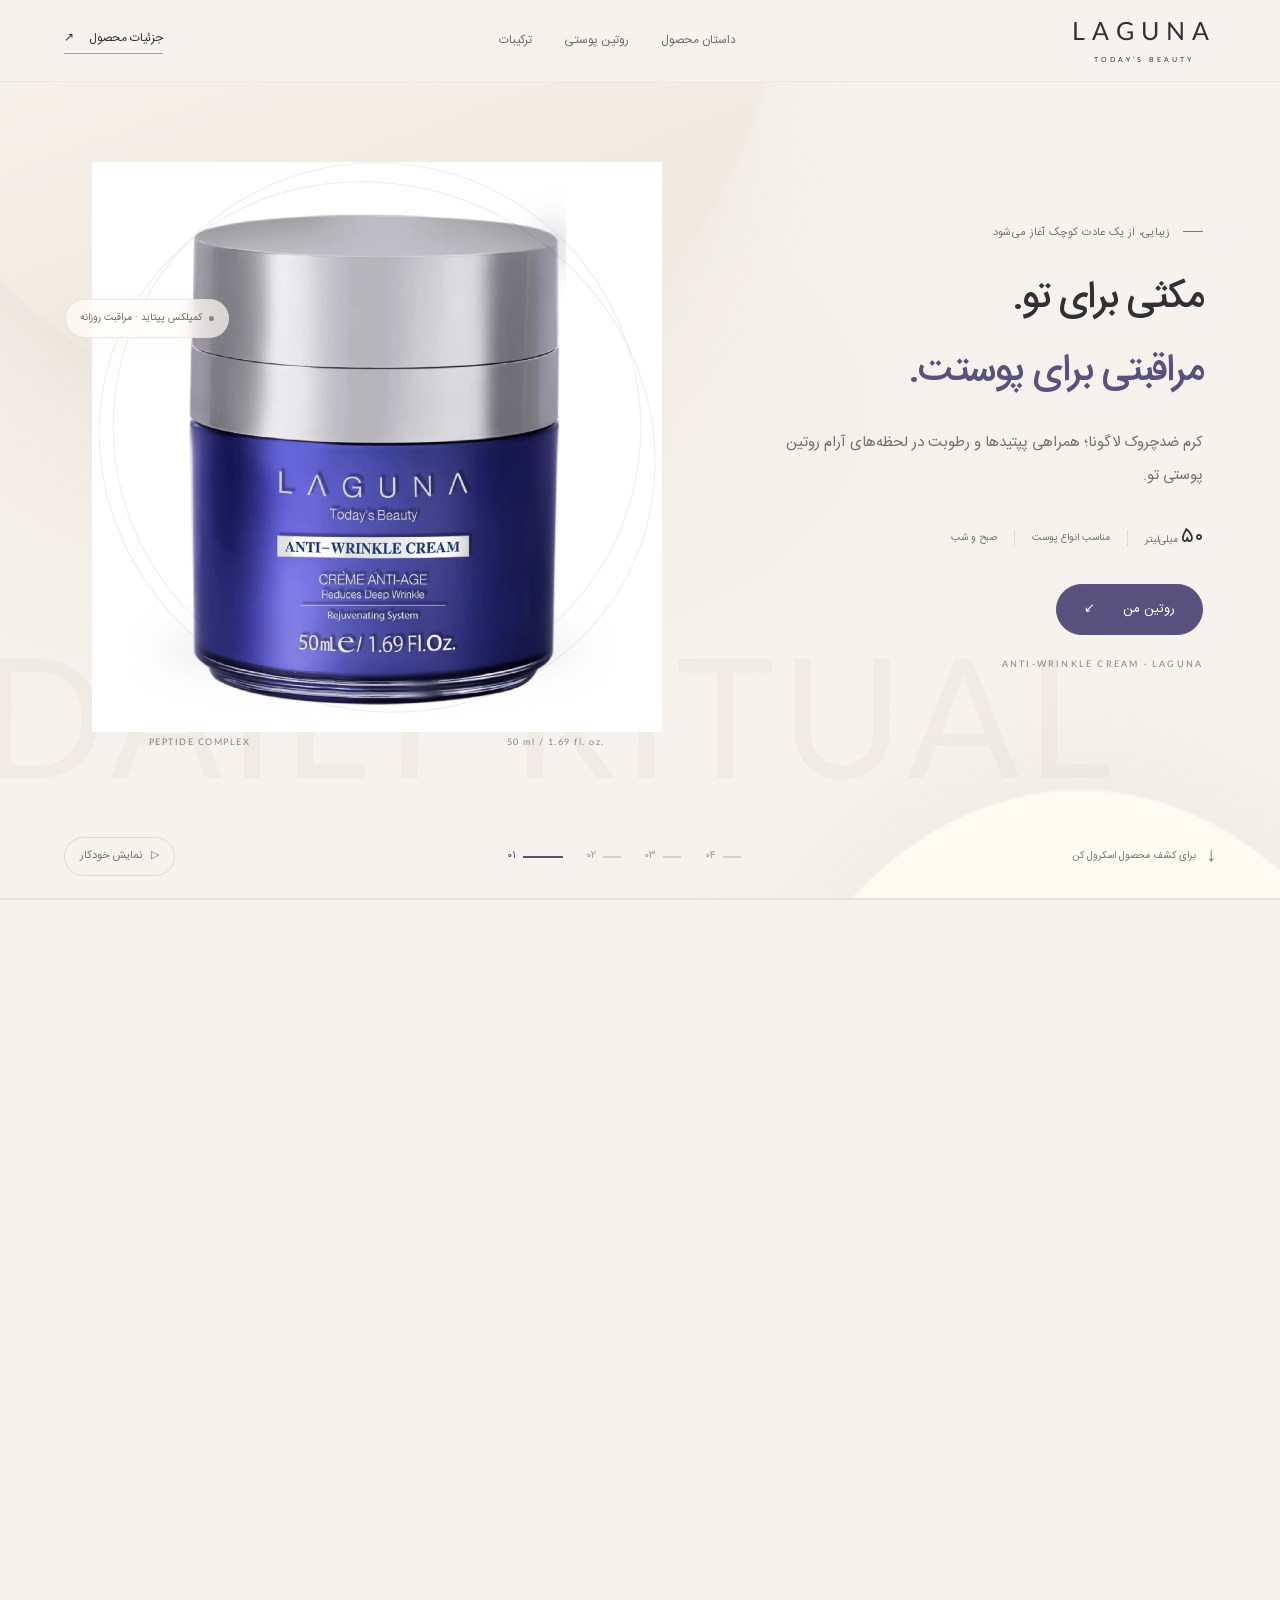
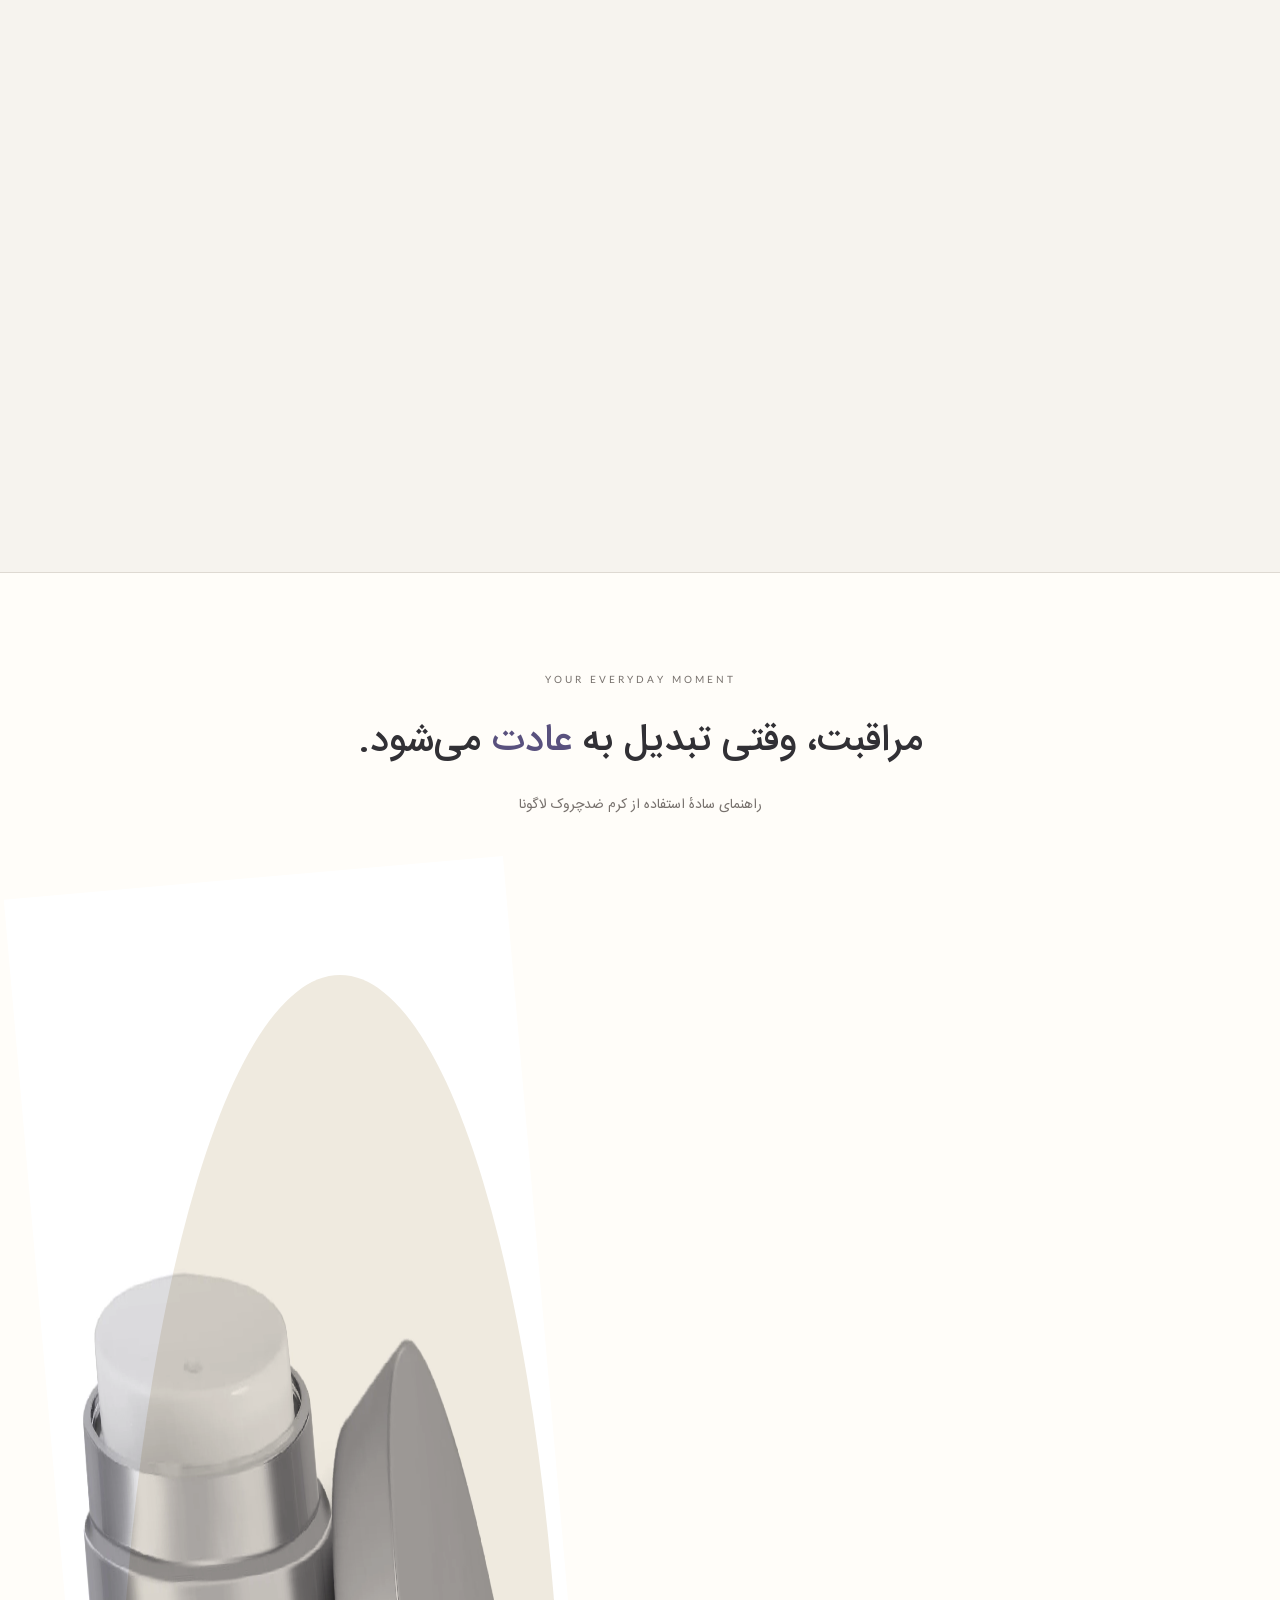
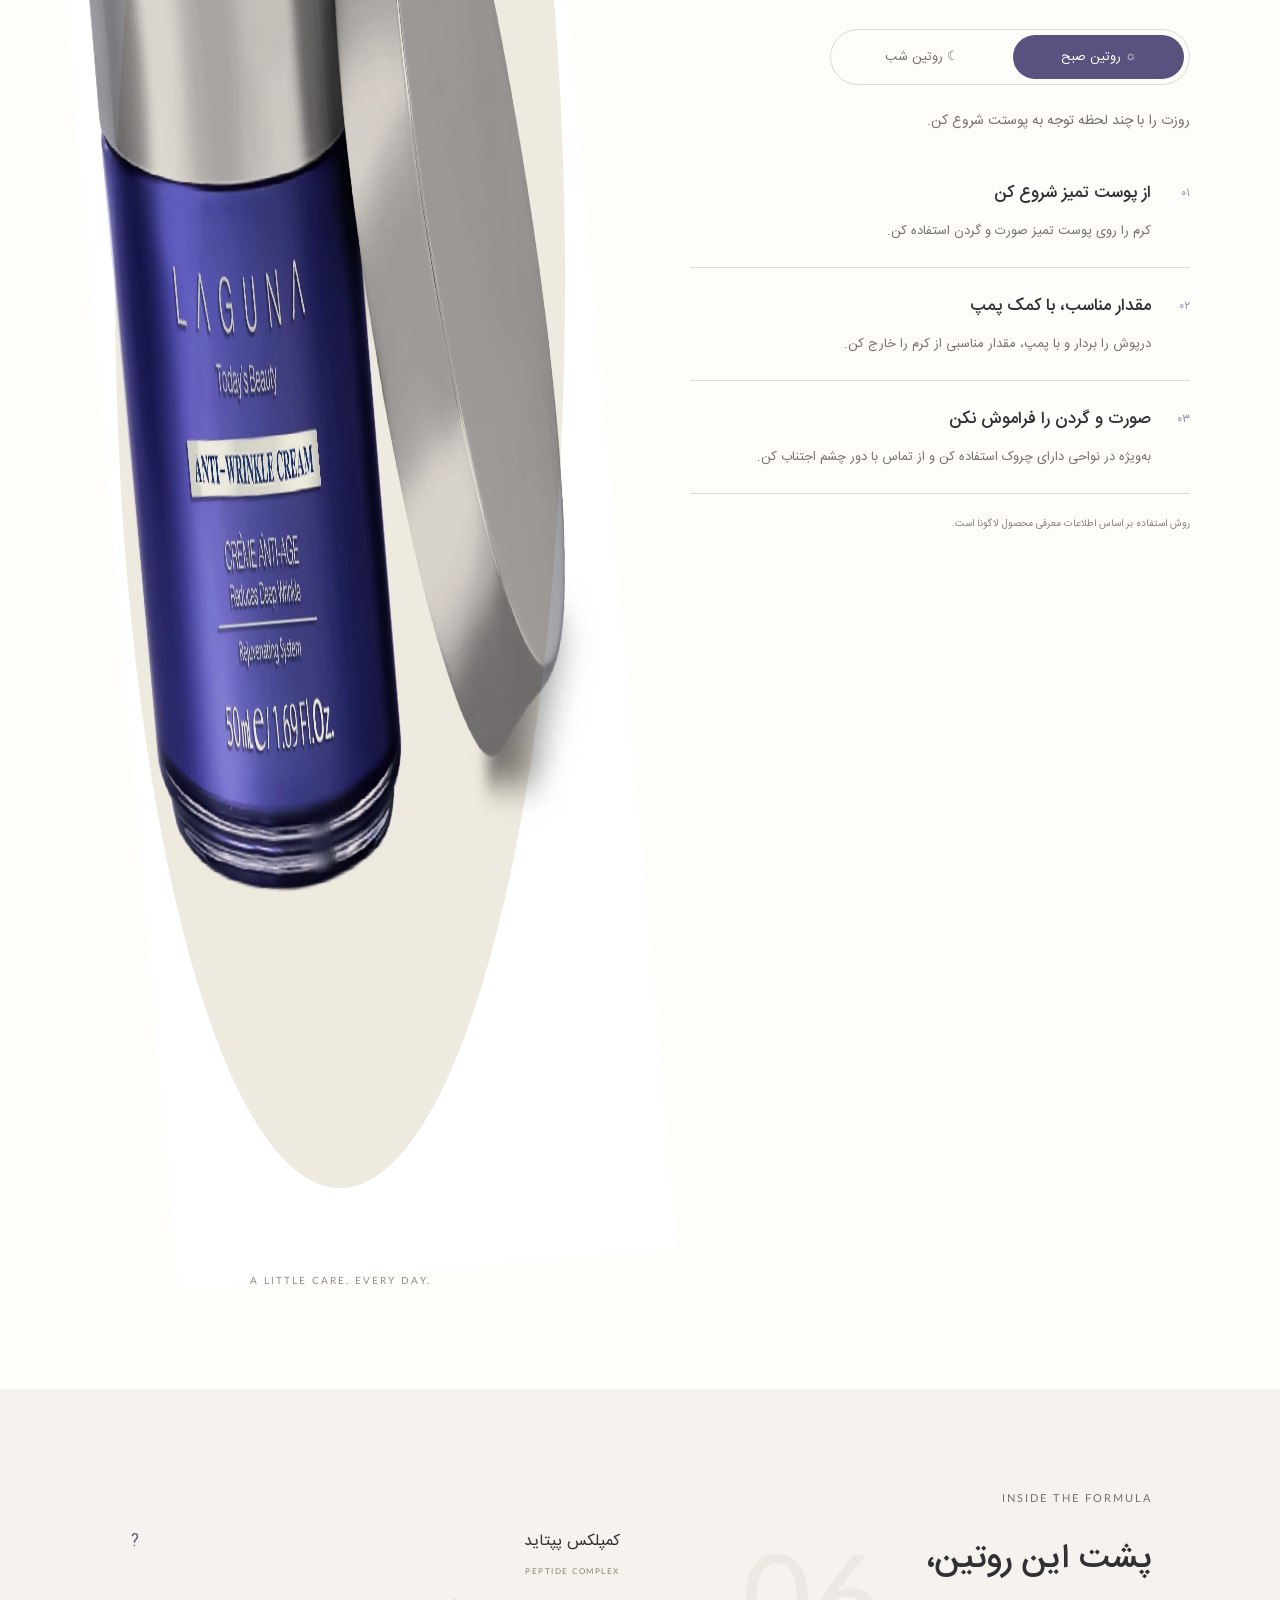
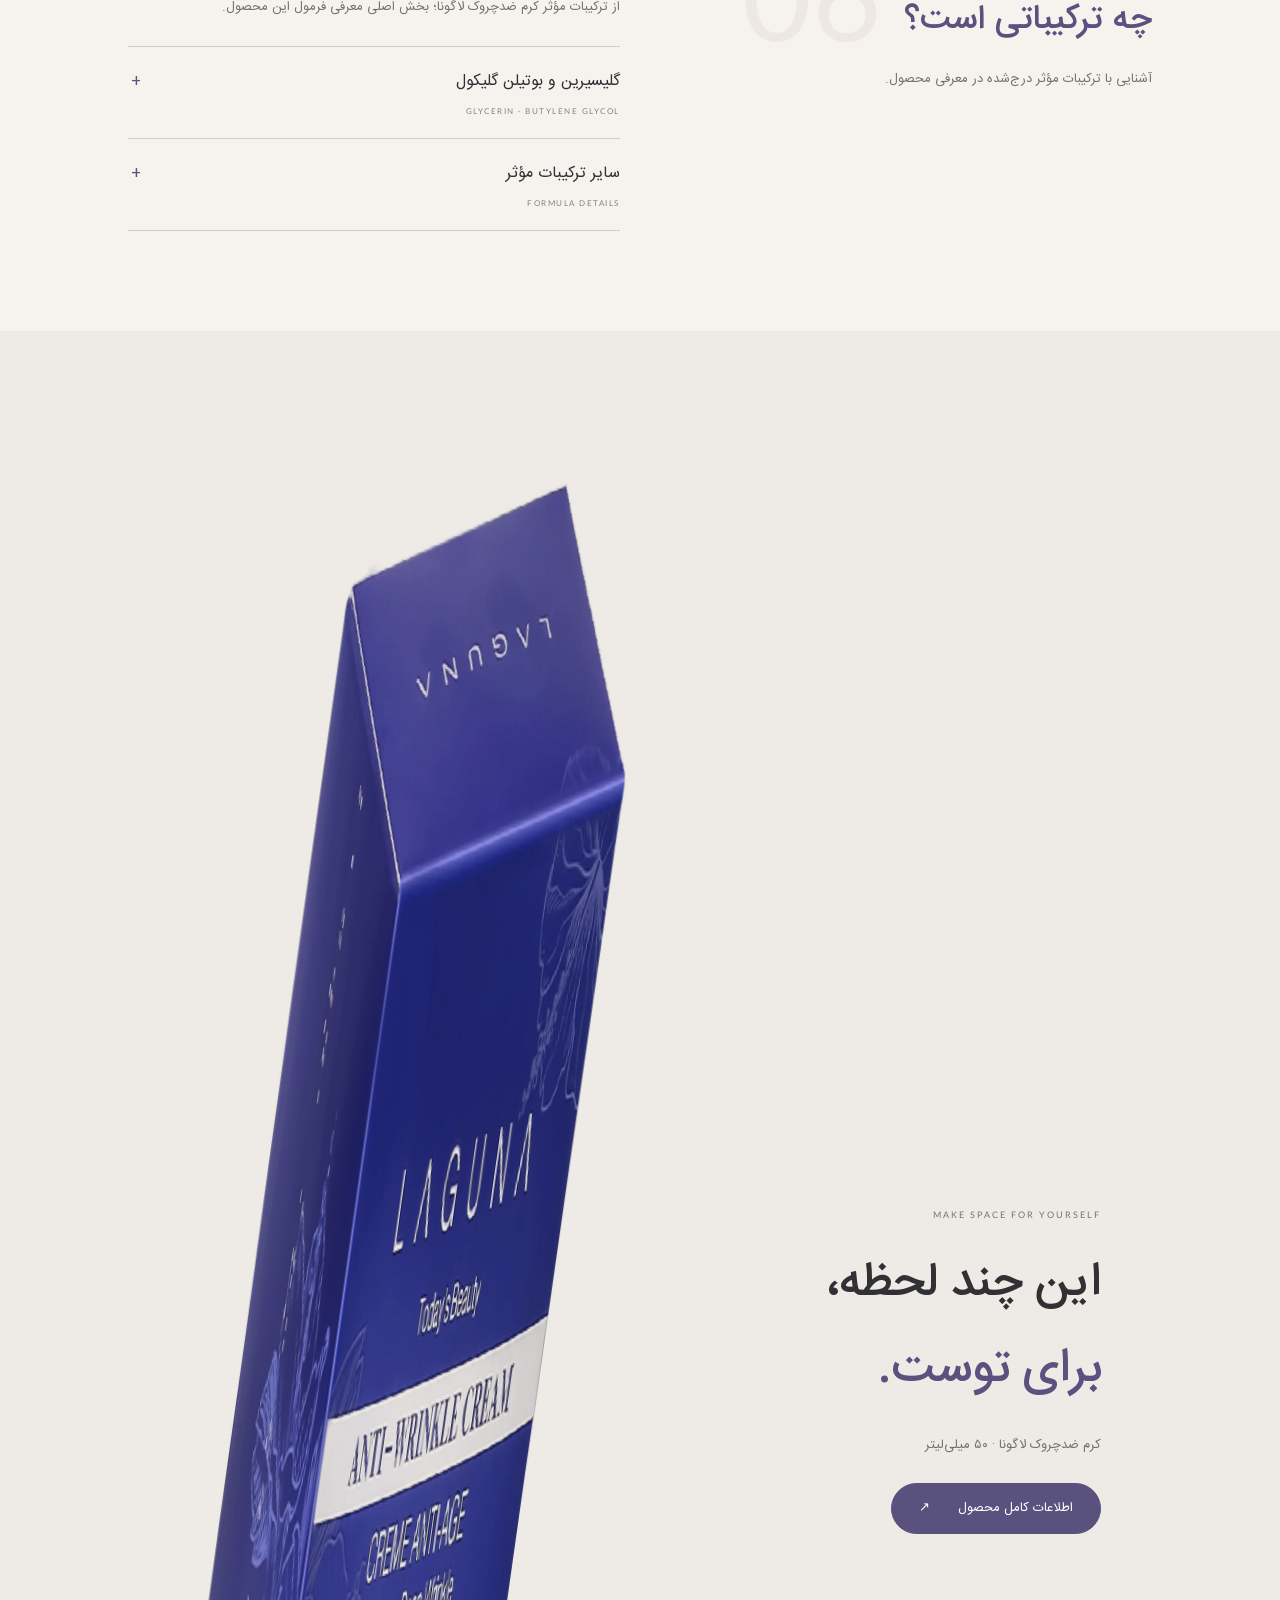
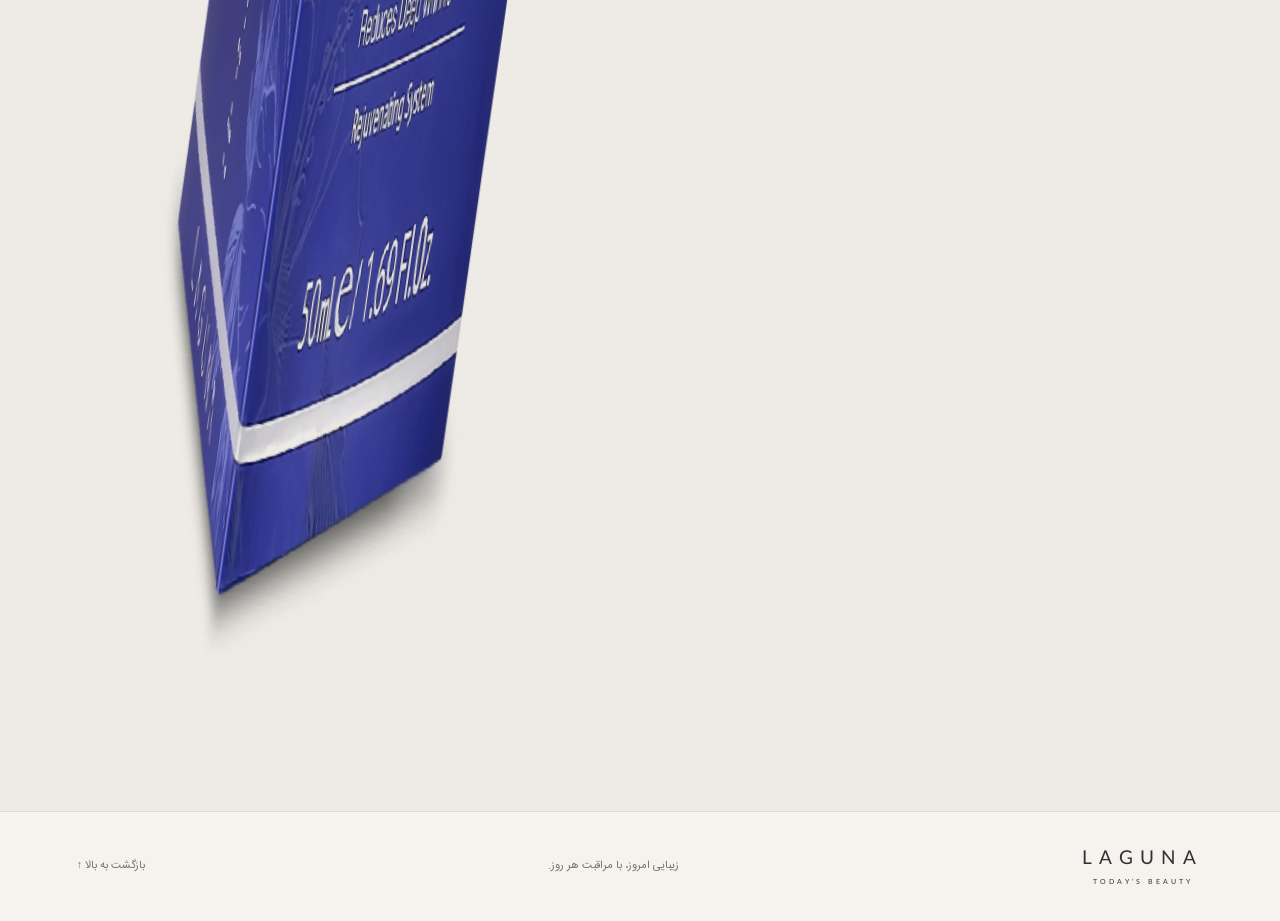
<file: skincare/index.html>
<!doctype html>
<html lang="fa" dir="rtl">
<head><meta charset="utf-8"><meta name="viewport" content="width=device-width,initial-scale=1"><meta name="theme-color" content="#f6f3ee"><meta name="description" content="تجربه تعاملی کرم ضدچروک لاگونا؛ آشنایی با محصول، بسته‌بندی پمپی و روتین مراقبت صبح و شب."><title>لاگونا | لحظه‌ای برای پوست تو</title><link rel="stylesheet" href="style.css"><link rel="preload" href="assets/cream-2.webp" as="image"><script src="app.js" defer></script></head>
<body>
<a class="skip" href="#routine">رفتن به راهنمای مصرف</a>
<header class="site-header"><a class="wordmark" href="#intro" aria-label="لاگونا؛ آغاز صفحه"><strong>LAGUNA</strong><span>TODAY’S BEAUTY</span></a><nav aria-label="منوی اصلی"><a href="#story">داستان محصول</a><a href="#routine">روتین پوستی</a><a href="#formula">ترکیبات</a></nav><a class="header-link" href="http://localhost/hitco/fa/products/anti-wrinkle-cream" target="_blank" rel="noopener">جزئیات محصول <span aria-hidden="true">↗</span></a></header>
<main>
<section class="story" id="story" aria-label="معرفی تعاملی کرم ضدچروک">
<div class="story-stage" id="intro">
<div class="ambient ambient-one" aria-hidden="true"></div><div class="ambient ambient-two" aria-hidden="true"></div>
<div class="chapter-watermark" aria-hidden="true">DAILY RITUAL</div>
<div class="story-layout">
<div class="copy-stack">
<article class="chapter-copy active" data-copy="0"><p class="eyebrow"><span></span> زیبایی، از یک عادت کوچک آغاز می‌شود</p><h1>مکثی برای تو.<br><em>مراقبتی برای پوستت.</em></h1><p class="description">کرم ضدچروک لاگونا؛ همراهی پپتیدها و رطوبت در لحظه‌های آرام روتین پوستی تو.</p><div class="hero-details"><span><b>۵۰</b> میلی‌لیتر</span><i></i><span>مناسب انواع پوست</span><i></i><span>صبح و شب</span></div><a class="pill primary" href="#routine">روتین من <span aria-hidden="true">↙</span></a><p class="chapter-caption">ANTI-WRINKLE CREAM · LAGUNA</p></article>
<article class="chapter-copy" data-copy="1" inert aria-hidden="true"><p class="eyebrow"><span></span> ۰۲ / جزئیات کوچک، تجربه‌ای متفاوت</p><h2>یک حرکت ساده.<br><em>یک شروع تازه.</em></h2><p class="description">درپوش را بردار. بسته‌بندی پمپی برای سهولت مصرف و کمک به پیشگیری از آلودگی کرم طراحی شده است.</p><div class="detail-line"><span class="line-icon" aria-hidden="true">↥</span><div><strong>بسته‌بندی پمپی</strong><p>برداشت کرم، بدون فروبردن انگشت در ظرف</p></div></div><button class="pill quiet" data-next>نمای نزدیک پمپ <span aria-hidden="true">←</span></button></article>
<article class="chapter-copy" data-copy="2" inert aria-hidden="true"><p class="eyebrow"><span></span> ۰۳ / لمس مراقبت</p><h2>به سفیدی کرم.<br><em>به سادگی یک لمس.</em></h2><p class="description">برای دیدن نمایش کرم، دکمهٔ پمپ را لمس کن. در استفادهٔ واقعی، مقدار مناسبی از محصول را طبق راهنمای مصرف بردار.</p><button class="pill primary dispense-button" id="dispense">نمایش کرم سفید <span aria-hidden="true">＋</span></button><div class="cream-note" id="cream-note" role="status">نمایش تعاملی بافت کرم</div></article>
<article class="chapter-copy" data-copy="3" inert aria-hidden="true"><p class="eyebrow"><span></span> ۰۴ / یک قرار روزانه با خودت</p><h2>صبح، یک آغاز.<br><em>شب، یک مکث.</em></h2><p class="description">هر صبح و شب، روی پوست تمیز صورت و گردن؛ یک مرحلهٔ ساده در روتین مراقبت از پوست.</p><div class="time-symbols" aria-hidden="true"><span>☼</span><i></i><span>☾</span></div><a class="pill primary" href="#routine">راهنمای روتین <span aria-hidden="true">↓</span></a></article>
</div>
<div class="product-scene" aria-label="نمای کرم ضدچروک لاگونا">
<div class="orbit orbit-a" aria-hidden="true"></div><div class="orbit orbit-b" aria-hidden="true"></div><div class="product-floor" aria-hidden="true"></div>
<div class="product-visual"><img class="product-frame active" src="assets/cream-2.webp" alt="کرم ضدچروک لاگونا با درپوش نقره‌ای" width="2000" height="2000" fetchpriority="high"><img class="product-frame" src="assets/cream-3.webp" alt="کرم لاگونا با درپوش برداشته‌شده و پمپ نمایان" width="2000" height="2000" aria-hidden="true"><img class="product-frame" src="assets/cream-4.webp" alt="نمای نزدیک صفحه پمپی کرم لاگونا" width="2000" height="2000" aria-hidden="true"><img class="product-frame" src="assets/cream-2.webp" alt="کرم لاگونا برای روتین روزانه" width="2000" height="2000" aria-hidden="true"></div>
<div class="floating-label"><span class="tiny-dot"></span><span id="product-label">کمپلکس پپتاید · مراقبت روزانه</span></div>
<div class="cream-sample" id="cream-sample" aria-hidden="true"><div class="cream-dollop"></div><span>WHITE CREAM</span><p>یک لمس مراقبت</p></div>
<div class="scene-footnote"><span>PEPTIDE COMPLEX</span><span>50 ml / 1.69 fl. oz.</span></div>
</div></div>
<div class="story-controls"><div class="scroll-hint"><span aria-hidden="true">↓</span><span>برای کشف محصول اسکرول کن</span></div><div class="chapter-controls" aria-label="مراحل معرفی محصول"><button data-step="0" aria-label="مرحله اول؛ معرفی محصول" aria-current="step"><span>۰۱</span><i></i></button><button data-step="1" aria-label="مرحله دوم؛ بازکردن درپوش"><span>۰۲</span><i></i></button><button data-step="2" aria-label="مرحله سوم؛ پمپ کرم"><span>۰۳</span><i></i></button><button data-step="3" aria-label="مرحله چهارم؛ روتین روزانه"><span>۰۴</span><i></i></button></div><button class="tour-button" id="tour" aria-pressed="false"><span aria-hidden="true">▷</span><span id="tour-label">نمایش خودکار</span></button></div><div class="story-progress" aria-hidden="true"><span id="story-progress"></span></div>
</div></section>
<section class="ritual-section" id="routine"><div class="section-heading"><p class="eyebrow">YOUR EVERYDAY MOMENT</p><h2>مراقبت، وقتی تبدیل به <em>عادت</em> می‌شود.</h2><p>راهنمای سادهٔ استفاده از کرم ضدچروک لاگونا</p></div><div class="ritual-layout"><div class="ritual-art"><span class="ritual-halo" aria-hidden="true"></span><img src="assets/cream-3.webp" width="2000" height="2000" alt="نمای باز کرم لاگونا" loading="lazy"><span class="art-caption">A LITTLE CARE. EVERY DAY.</span></div><div class="ritual-content"><div class="routine-tabs" role="tablist" aria-label="زمان روتین"><button role="tab" id="morning-tab" aria-controls="routine-panel" aria-selected="true" data-routine="morning">☼ روتین صبح</button><button role="tab" id="evening-tab" aria-controls="routine-panel" aria-selected="false" tabindex="-1" data-routine="evening">☾ روتین شب</button></div><div id="routine-panel" role="tabpanel" aria-labelledby="morning-tab" tabindex="0"><p class="routine-intro" id="routine-intro">روزت را با چند لحظه توجه به پوستت شروع کن.</p><ol class="routine-steps"><li><span>۰۱</span><div><h3>از پوست تمیز شروع کن</h3><p>کرم را روی پوست تمیز صورت و گردن استفاده کن.</p></div></li><li><span>۰۲</span><div><h3>مقدار مناسب، با کمک پمپ</h3><p>درپوش را بردار و با پمپ، مقدار مناسبی از کرم را خارج کن.</p></div></li><li><span>۰۳</span><div><h3>صورت و گردن را فراموش نکن</h3><p>به‌ویژه در نواحی دارای چروک استفاده کن و از تماس با دور چشم اجتناب کن.</p></div></li></ol></div><p class="source-note">روش استفاده بر اساس اطلاعات معرفی محصول لاگونا است.</p></div></div></section>
<section class="formula-section" id="formula"><div class="formula-heading"><p class="eyebrow">INSIDE THE FORMULA</p><h2>پشت این روتین،<br><em>چه ترکیباتی است؟</em></h2><p>آشنایی با ترکیبات مؤثر درج‌شده در معرفی محصول.</p><span class="formula-number" aria-hidden="true">06</span></div><div class="ingredient-list"><details open><summary>کمپلکس پپتاید <span>PEPTIDE COMPLEX</span></summary><p>از ترکیبات مؤثر کرم ضدچروک لاگونا؛ بخش اصلی معرفی فرمول این محصول.</p></details><details><summary>گلیسیرین و بوتیلن گلیکول <span>GLYCERIN · BUTYLENE GLYCOL</span></summary><p>دو مورد از ترکیبات مؤثر اعلام‌شده برای این محصول در کنار کمپلکس پپتاید.</p></details><details><summary>سایر ترکیبات مؤثر <span>FORMULA DETAILS</span></summary><p>کوکو پوریا، سیکلوپنتاسیلوکسان و دایمتیکون؛ طبق فهرست معرفی محصول.</p></details></div></section>
<section class="closing"><div class="closing-copy"><p class="eyebrow">MAKE SPACE FOR YOURSELF</p><h2>این چند لحظه،<br><em>برای توست.</em></h2><p>کرم ضدچروک لاگونا · ۵۰ میلی‌لیتر</p><a class="pill primary" href="http://localhost/hitco/fa/products/anti-wrinkle-cream" target="_blank" rel="noopener">اطلاعات کامل محصول <span aria-hidden="true">↗</span></a></div><div class="closing-visual"><img src="assets/cream-1.webp" alt="بسته‌بندی کرم ضدچروک لاگونا، ۵۰ میلی‌لیتر" width="2000" height="2000" loading="lazy"></div></section>
</main><footer><a class="wordmark" href="#intro"><strong>LAGUNA</strong><span>TODAY’S BEAUTY</span></a><p>زیبایی امروز، با مراقبت هر روز.</p><a href="#intro">بازگشت به بالا ↑</a></footer>
</body></html>
</file>
<file: assets/css/fonts.css>
/* Local font files, shared by both language versions. */
@font-face {
  font-family: "IRANSans";
  src: url("../fonts/IRANSansWeb(FaNum)_Light.woff2") format("woff2");
  font-style: normal;
  font-weight: 300;
  font-display: swap;
}

@font-face {
  font-family: "IRANSans";
  src: url("../fonts/IRANSansWeb(FaNum).woff2") format("woff2");
  font-style: normal;
  font-weight: 400;
  font-display: swap;
}

@font-face {
  font-family: "IRANSans";
  src: url("../fonts/IRANSansWeb(FaNum)_Medium.woff2") format("woff2");
  font-style: normal;
  font-weight: 500;
  font-display: swap;
}

@font-face {
  font-family: "IRANSans";
  src: url("../fonts/IRANSansWeb(FaNum)_Bold.woff2") format("woff2");
  font-style: normal;
  font-weight: 700;
  font-display: swap;
}

@font-face {
  font-family: "Lato";
  src: url("../fonts/Lato-Light.woff2") format("woff2");
  font-style: normal;
  font-weight: 300;
  font-display: swap;
}

@font-face {
  font-family: "Lato";
  src: url("../fonts/Lato-Regular.woff2") format("woff2");
  font-style: normal;
  font-weight: 400;
  font-display: swap;
}

@font-face {
  font-family: "Lato";
  src: url("../fonts/Lato-Medium.woff2") format("woff2");
  font-style: normal;
  font-weight: 500;
  font-display: swap;
}

@font-face {
  font-family: "Lato";
  src: url("../fonts/Lato-Bold.woff2") format("woff2");
  font-style: normal;
  font-weight: 700;
  font-display: swap;
}
</file>
<file: assets/css/main.css>
:root {
  --bg: #f8f9fc;
  --surface: #fff;
  --text: #15213e;
  --muted: #77849f;
  --line: #e9edf4;
  --blue: #218cff;
  --shadow: 0 12px 32px #26375506;
  --sidebar: 138px;
  color-scheme: light
}

* {
  box-sizing: border-box
}

html {
  scroll-behavior: smooth;
  scroll-padding-top: 28px
}

body {
  margin: 0;
  background: var(--bg);
  color: var(--text);
  font-family: "Lato", "IRANSans", sans-serif;
  font-size: 14px;
  line-height: 1.6
}

button,
input,
textarea {
  font: inherit
}

button,
a {
  -webkit-tap-highlight-color: transparent
}

button {
  cursor: pointer
}

a {
  color: inherit;
  text-decoration: none
}

button {
  color: inherit
}

img {
  display: block;
  max-width: 100%
}

button:focus-visible,
a:focus-visible,
input:focus-visible,
textarea:focus-visible {
  outline: 3px solid var(--blue);
  outline-offset: 5px
}

[hidden] {
  display: none !important
}

.icon {
  width: 20px;
  height: 20px;
  flex-shrink: 0;
  vertical-align: middle
}

h1,
h2,
h3,
p {
  margin: 0
}

h1,
h2,
h3 {
  line-height: 1.25
}

h2 {
  font-size: 30px;
  font-weight: 600;
  letter-spacing: -1px
}

h3 {
  font-size: 16px;
  font-weight: 650
}

.eyebrow {
  font-size: 10px;
  letter-spacing: 2.5px;
  font-weight: 650;
  color: #7c91b6;
  margin-bottom: 12px
}

.body-copy {
  color: var(--muted);
  line-height: 1.7
}

.skip-link {
  position: fixed;
  top: -80px;
  left: 20px;
  z-index: 100;
  background: var(--surface);
  padding: 12px
}

.skip-link:focus {
  top: 12px
}

.sidebar {
  width: var(--sidebar);
  position: fixed;
  inset: 0 auto 0 0;
  border-right: 1px solid var(--line);
  background: var(--surface);
  z-index: 20;
  padding: 26px 11px
}

.brand {
  display: block;
  margin: 0 14px 29px;
  font-size: 29px;
  font-weight: 600;
  letter-spacing: -1.5px
}

.brand span {
  color: var(--blue)
}

.nav-link {
  display: flex;
  align-items: center;
  gap: 13px;
  padding: 13px 14px;
  margin-bottom: 5px;
  font-size: 11px;
  font-weight: 550;
  color: #52627f;
  border-radius: 9px;
  transition: background .2s, color .2s
}

.nav-link .icon {
  width: 17px;
  height: 17px
}

.nav-link:hover,
.nav-link.active {
  background: #eaf3ff;
  color: #1687ff
}

.sidebar-bottom {
  border-top: 1px solid var(--line);
  display: flex;
  gap: 16px;
  margin: 25px 12px 0;
  padding-top: 25px;
  color: #617394
}

.sidebar-bottom button {
  background: none;
  border: 0;
  padding: 0;
  display: flex;
  align-items: center
}

.sidebar-bottom .icon {
  width: 16px;
  height: 16px
}

.sidebar-caption {
  position: absolute;
  bottom: 28px;
  left: 28px;
  font-size: 8px;
  color: var(--muted);
  letter-spacing: 1.1px;
  writing-mode: vertical-rl
}

main {
  margin-left: var(--sidebar);
  max-width: none
}

.hero {
  background: radial-gradient(ellipse at 90% 40%, #23394e 0, transparent 50%), linear-gradient(110deg, #19232e, #101820);
  color: #fff;
  position: relative;
  min-height: 435px;
  overflow: hidden;
  border-radius: 0;
  display: flex;
  align-items: center
}

.hero-copy {
  position: relative;
  z-index: 3;
  padding: 66px 5.8%;
  width: 62%
}

.hero .eyebrow {
  color: #b6d4ed;
  letter-spacing: 4px
}

.hero h1 {
  font-size: clamp(38px, 4.7vw, 66px);
  font-weight: 650;
  letter-spacing: -2px;
  white-space: nowrap
}

.hero h1>span:first-child {
  color: var(--blue)
}

.cursor {
  display: inline-block;
  width: 2px;
  height: .83em;
  background: var(--blue);
  margin-left: 6px
}

.hero-role {
  font-size: 10px;
  font-weight: 600;
  letter-spacing: 3px;
  margin: 15px 0 20px;
  color: #b7cce1
}

.hero-role span {
  padding: 0 8px;
  color: #5e7f9c
}

.hero-description {
  font-size: 16px;
  line-height: 1.6;
  color: #b6c1cd
}

.hero-actions {
  display: flex;
  gap: 15px;
  margin-top: 28px
}

.button {
  display: inline-flex;
  align-items: center;
  justify-content: center;
  gap: 10px;
  border: 1px solid transparent;
  border-radius: 9px;
  padding: 14px 23px;
  font-size: 12px;
  font-weight: 600;
  transition: transform .2s, background .2s
}

.button:hover {
  transform: translateY(-2px)
}

.button .icon {
  width: 17px;
  height: 17px
}

.primary {
  background: var(--blue);
  color: white;
  box-shadow: 0 4px 14px #0077ff15
}

.primary:hover {
  background: #087bf2
}

.outline {
  border-color: #5a6c7e;
  background: #14202b80;
  color: #f5f8fc
}

.workspace {
  position: absolute;
  width: 48%;
  right: 0;
  top: 0;
  bottom: 0;
  perspective: 900px
}

.ambient-ring {
  position: absolute;
  width: 250px;
  height: 250px;
  top: -145px;
  left: 30px;
  border: 4px solid #fff3de;
  border-radius: 50%;
  box-shadow: 0 0 14px #ffffff60, 0 0 70px #a9d2ff35
}

.desk {
  position: absolute;
  bottom: -80px;
  right: -20px;
  width: 125%;
  height: 230px;
  transform: rotate(-11deg);
  background: linear-gradient(170deg, #34424c, #080f16 72%);
  box-shadow: 0 -2px 0 #9eafbd20
}

.monitor {
  position: absolute;
  right: 7%;
  top: 85px;
  width: 88%;
  height: 225px;
  border: 7px solid #080f17;
  border-radius: 9px;
  background: #10151d;
  transform: rotateY(-15deg) rotateZ(7deg);
  box-shadow: 12px 12px 35px #0009
}

.monitor-toolbar {
  height: 20px;
  display: flex;
  gap: 4px;
  align-items: center;
  padding: 0 7px;
  background: #202a38
}

.monitor-toolbar i {
  width: 4px;
  height: 4px;
  background: #7690a9;
  border-radius: 50%
}

.monitor-toolbar i:first-child {
  background: #ec796f
}

.monitor-toolbar span {
  font-size: 6px;
  color: #94a8bd;
  margin-left: 12px
}

.monitor-display {
  display: flex;
  height: calc(100% - 30px);
  overflow: hidden
}

.editor {
  width: 50%;
  padding: 9px;
  color: #99abc5;
  flex-shrink: 0
}

.editor-file {
  font-size: 7px
}

.editor pre {
  font: 8px/1.9 monospace;
  margin: 8px 0
}

.editor b {
  color: #74c0d7;
  font-weight: 400
}

.editor em {
  color: #d7ad77;
  font-style: normal
}

.monitor-display img {
  width: 50%;
  object-fit: cover;
  object-position: top
}

.monitor-chin {
  height: 10px;
  background: #17232e
}

.monitor-stand {
  position: absolute;
  top: 100%;
  left: 44%;
  height: 65px;
  width: 17%;
  background: linear-gradient(90deg, #101922, #526575, #1c2934);
  transform: skew(-9deg);
  z-index: -1
}

.monitor-stand:after {
  content: "";
  position: absolute;
  bottom: -6px;
  left: -35px;
  width: 125px;
  height: 12px;
  background: #1d2a36;
  border: 1px solid #5c6a7940;
  border-radius: 50%
}

.desk-card {
  position: absolute;
  bottom: 42px;
  left: 4%;
  width: 80px;
  height: 91px;
  background: linear-gradient(135deg, #263747, #0c141d);
  border: 4px solid #080e16;
  border-radius: 7px;
  transform: rotate(8deg);
  display: flex;
  flex-direction: column;
  align-items: center;
  justify-content: center;
  box-shadow: 7px 7px 10px #0006
}

.desk-card>span {
  font-size: 7px;
  letter-spacing: 2px;
  color: #8ab0d9
}

.desk-card strong {
  font-size: 20px;
  color: #cbdff3
}

.desk-card strong span {
  color: var(--blue)
}

.keyboard {
  position: absolute;
  bottom: 22px;
  right: 25%;
  width: 180px;
  height: 43px;
  border: 5px solid #101820;
  background: repeating-linear-gradient(90deg, transparent 0 10px, #61758545 10px 12px), repeating-linear-gradient(0deg, #0d151f 0 7px, #52657577 7px 9px);
  border-radius: 6px;
  transform: rotate(9deg) skew(-27deg);
  box-shadow: 0 8px 10px #0009
}

.coffee {
  position: absolute;
  right: 6%;
  bottom: 8px;
  width: 44px;
  height: 58px;
  background: linear-gradient(90deg, #060b10, #25333e, #060b10);
  border-radius: 4px 4px 17px 17px;
  border-top: 5px solid #62717b;
  transform: rotate(8deg)
}

.coffee:after {
  content: "";
  position: absolute;
  width: 18px;
  height: 26px;
  border: 5px solid #17232e;
  border-radius: 50%;
  right: -18px;
  top: 6px
}

.section {
  padding: 44px 4.4%
}

.about {
  display: grid;
  grid-template-columns: 1.1fr 1fr;
  gap: 40px;
  border-bottom: 1px solid var(--line)
}

.about h2 {
  margin-bottom: 20px
}

.about .body-copy {
  font-size: 14px;
  max-width: 480px
}

.stats {
  display: grid;
  grid-template-columns: repeat(4, 1fr);
  gap: 12px;
  margin-top: 24px
}

.stats>div {
  background: var(--surface);
  border: 1px solid var(--line);
  box-shadow: var(--shadow);
  padding: 15px 16px;
  border-radius: 11px
}

.stats strong {
  font-size: 24px;
  display: block;
  line-height: 1.3;
  margin-bottom: 6px;
  letter-spacing: -1px
}

.stats strong .icon {
  height: 25px;
  width: 25px
}

.stats span {
  color: var(--muted);
  font-size: 11px;
  display: block;
  line-height: 1.5
}

.about-art {
  background: linear-gradient(135deg, #bdd6f4, #eaf2fc 60%, #cfdbef);
  border-radius: 17px;
  position: relative;
  overflow: hidden;
  min-height: 325px
}

.about-art-copy {
  position: absolute;
  left: 25px;
  top: 38%;
  z-index: 3;
  color: #142748;
  font-size: 18px;
  line-height: 1.4;
  font-weight: 650;
  max-width: 155px
}

.about-art-copy>span {
  display: block;
  width: 35px;
  height: 3px;
  background: #2268a6;
  margin-top: 24px
}

.about-screen {
  position: absolute;
  border: 7px solid #fff;
  border-radius: 13px;
  width: 64%;
  height: 330px;
  object-fit: cover;
  object-position: top;
  transform: rotate(-23deg);
  box-shadow: -12px 20px 30px #29486e30
}

.about-screen.back {
  top: 10px;
  right: -15%;
  opacity: .65
}

.about-screen.front {
  top: 85px;
  right: -6%;
  border: 10px solid #1c2d46
}

.portrait-chip {
  position: absolute;
  bottom: 19px;
  left: 19px;
  z-index: 4;
  padding: 8px 13px 8px 8px;
  background: #ffffffeb;
  display: flex;
  gap: 9px;
  align-items: center;
  border-radius: 40px;
  color: #15213e;
  box-shadow: 0 5px 20px #233e6220
}

.portrait-chip img {
  border-radius: 50%;
  object-fit: cover
}

.portrait-chip span {
  font-size: 11px;
  font-weight: 600
}

.portrait-chip small {
  display: block;
  font-size: 9px;
  color: #74829a;
  font-weight: 400
}

.section-heading {
  display: flex;
  justify-content: space-between;
  align-items: center;
  gap: 25px;
  margin-bottom: 25px
}

.section-heading>p {
  font-size: 12px;
  color: var(--muted);
  line-height: 1.65
}

.skills-section {
  border-bottom: 1px solid var(--line);
  background: linear-gradient(100deg, transparent, #ffffff35)
}

.skills-grid {
  display: grid;
  grid-template-columns: repeat(4, 1fr);
  gap: 13px
}

.skill {
  display: flex;
  align-items: center;
  gap: 14px;
  padding: 20px 17px;
  border: 1px solid var(--line);
  border-radius: 12px;
  background: var(--surface);
  box-shadow: var(--shadow)
}

.skill-logo {
  height: 29px;
  min-width: 29px;
  display: grid;
  place-items: center;
  border-radius: 6px;
  font-size: 19px;
  font-weight: 750;
  letter-spacing: -1px
}

.orange {
  color: #f45327
}

.blue {
  color: #1688da
}

.purple {
  color: #7642de
}

.yellow {
  background: #ffde31;
  color: #302800;
  font-size: 15px;
  border-radius: 2px
}

.pink {
  color: #d353d9;
  font-size: 30px
}

.cyan {
  color: #00bde9;
  font-size: 31px
}

.skill-info {
  flex: 1;
  min-width: 0
}

.skill-info>div:first-child {
  display: flex;
  align-items: center;
  justify-content: space-between;
  gap: 4px
}

.skill h3 {
  font-size: 11px;
  font-weight: 500;
  letter-spacing: 0
}

.skill-info>div>span {
  font-size: 9px;
  color: var(--muted)
}

.skill-track {
  height: 3px;
  margin-top: 9px;
  background: var(--line);
  border-radius: 4px;
  overflow: hidden
}

.skill-track>span {
  height: 100%;
  display: block;
  background: #83b5f0;
  border-radius: 4px
}

.experience {
  padding-top: 40px;
  padding-bottom: 18px
}

.timeline {
  margin-top: 30px
}

.timeline-item {
  display: grid;
  grid-template-columns: 140px 24px 1fr 55px;
  gap: 22px;
  position: relative;
  padding-bottom: 33px
}

.timeline-item:last-child {
  padding-bottom: 0
}

.timeline-item time {
  font-size: 14px;
  color: #8798b9;
  font-weight: 600;
  padding-top: 5px
}

.timeline-item:first-child time {
  color: #167be0
}

.timeline-dot {
  position: relative
}

.timeline-dot:before {
  content: "";
  position: absolute;
  width: 1px;
  top: 12px;
  bottom: -45px;
  left: 5px;
  background: #dce3ef
}

.timeline-item:last-child .timeline-dot:before {
  bottom: 8px
}

.timeline-dot:after {
  content: "";
  position: absolute;
  top: 9px;
  left: 0;
  width: 11px;
  height: 11px;
  background: #8999b5;
  border: 2px solid var(--bg);
  border-radius: 50%;
  box-sizing: content-box
}

.timeline-item:first-child .timeline-dot:after {
  background: #2388ed
}

.timeline-copy h3 {
  font-size: 16px;
  margin-bottom: 4px
}

.timeline-copy p {
  font-size: 13px;
  color: var(--muted);
  line-height: 1.6;
  max-width: 650px
}

.timeline-copy .company {
  color: #6f83a5;
  margin-bottom: 3px
}

.experience-icon {
  height: 50px;
  width: 50px;
  display: grid;
  place-items: center;
  background: #eeedf8;
  border-radius: 12px;
  color: #687fbe
}

.experience-icon .icon {
  width: 25px;
  height: 25px
}

.projects {
  padding-top: 36px
}

.text-button {
  border: 0;
  background: none;
  color: #4a75af;
  font-size: 12px;
  display: flex;
  align-items: center;
  gap: 9px;
  padding: 8px 0;
  white-space: nowrap
}

.text-button:hover {
  color: var(--blue)
}

.text-button .icon {
  width: 15px;
  height: 15px
}

.project-grid {
  display: grid;
  grid-template-columns: repeat(3, 1fr);
  gap: 19px
}

.project-card {
  background: var(--surface);
  border: 1px solid var(--line);
  padding: 9px;
  border-radius: 13px;
  box-shadow: 0 12px 24px #1a335608;
  min-width: 0;
  transition: transform .2s, box-shadow .2s
}

.project-card:hover {
  transform: translateY(-4px);
  box-shadow: 0 16px 30px #1a335614
}

.project-preview {
  display: block;
  position: relative;
  padding: 0;
  width: 100%;
  border: 0;
  background: #e4eaf4;
  border-radius: 7px;
  overflow: hidden;
  aspect-ratio: 1.9
}

.project-preview img {
  width: 100%;
  height: 100%;
  object-fit: cover;
  object-position: top;
  transition: transform .4s
}

.project-preview:hover img {
  transform: scale(1.04)
}

.preview-label {
  position: absolute;
  inset: auto 0 0;
  background: linear-gradient(transparent, #0e1b34e8);
  color: white;
  padding: 25px 12px 10px;
  font-size: 11px;
  display: flex;
  justify-content: space-between;
  align-items: center;
  opacity: 0;
  transition: opacity .2s
}

.project-preview:hover .preview-label,
.project-preview:focus-visible .preview-label {
  opacity: 1
}

.project-body {
  display: flex;
  justify-content: space-between;
  align-items: center;
  gap: 8px;
  padding: 13px 6px 8px
}

.project-body h3 {
  font-size: 13px;
  line-height: 1.3
}

.project-body p {
  font-size: 11px;
  color: var(--muted);
  margin-top: 4px
}

.round-button {
  background: transparent;
  border: 1px solid #d3dce9;
  width: 31px;
  height: 31px;
  border-radius: 50%;
  display: inline-flex;
  align-items: center;
  justify-content: center;
  flex-shrink: 0
}

.round-button:hover {
  color: var(--blue);
  border-color: var(--blue)
}

.round-button .icon {
  width: 16px;
  height: 16px
}

.tags {
  display: flex;
  gap: 6px;
  padding: 0 6px 4px
}

.tags span {
  font-size: 9px;
  color: #73829a;
  background: #f0f3f8;
  padding: 2px 8px;
  border-radius: 5px
}

.contact-section {
  margin: 3px 3% 0;
  padding: 34px 4%;
  display: grid;
  grid-template-columns: 1.15fr 1fr;
  gap: 34px;
  background: radial-gradient(ellipse at bottom right, #182d44, transparent 60%), #101a23;
  color: white;
  border-radius: 24px;
  position: relative;
  overflow: hidden;
  align-items: center
}

.contact-copy {
  position: relative;
  z-index: 1
}

.contact-section .eyebrow {
  color: #c6d4e5
}

.contact-section h2 {
  font-size: 28px;
  letter-spacing: -.8px
}

.contact-section h2 span {
  color: var(--blue)
}

.contact-copy>p:not(.eyebrow) {
  margin-top: 15px;
  color: #b4c2d3;
  font-size: 13px;
  line-height: 1.7
}

.contact-details {
  display: flex;
  align-items: center;
  gap: 20px;
  margin-top: 25px;
  flex-wrap: wrap
}

.contact-details>span {
  display: flex;
  align-items: center;
  gap: 9px;
  font-size: 11px;
  color: #c5cfdb
}

.email-address,
.website-address {
  display: block;
  color: #a5b7cc;
  font-size: 11px;
  margin-top: 15px;
  overflow-wrap: anywhere
}

.website-address {
  margin-top: 5px
}

.contact-section form {
  background: #ffffff05;
  border: 1px solid #8cabc51c;
  padding: 18px;
  border-radius: 15px;
  position: relative;
  z-index: 1
}

.form-row {
  display: grid;
  grid-template-columns: 1fr 1fr;
  gap: 10px
}

.contact-section label {
  display: block;
  font-size: 10px;
  color: #c1cede;
  margin-bottom: 4px
}

.contact-section input,
.contact-section textarea {
  width: 100%;
  border: 1px solid #3b4a5b;
  background: #ffffff06;
  color: #fff;
  border-radius: 7px;
  padding: 9px 11px;
  outline-offset: 2px;
  font-size: 11px;
  margin-bottom: 9px;
  min-width: 0
}

.contact-section input::placeholder,
.contact-section textarea::placeholder {
  color: #a8b6c8
}

.contact-section textarea {
  resize: vertical;
  min-height: 75px
}

.contact-section form .button {
  width: 100%;
  padding: 11px
}

.form-note {
  font-size: 10px;
  color: #a4b5c9;
  margin-top: 9px;
  line-height: 1.5
}

.contact-section:after {
  content: "";
  position: absolute;
  bottom: 0;
  right: 0;
  width: 140px;
  height: 230px;
  background-image: radial-gradient(#4e91c447 1px, transparent 1px);
  background-size: 10px 10px;
  mask-image: linear-gradient(90deg, transparent, black)
}

footer {
  padding: 23px 4.4%;
  display: flex;
  justify-content: space-between;
  gap: 14px;
  font-size: 10px;
  color: var(--muted)
}

dialog {
  border: 1px solid var(--line);
  border-radius: 18px;
  background: var(--surface);
  color: var(--text);
  width: min(850px, 92vw);
  max-height: 90vh;
  padding: 24px;
  overscroll-behavior: contain
}

dialog::backdrop {
  background: #0b1624c9;
  backdrop-filter: blur(5px)
}

.dialog-heading {
  display: flex;
  justify-content: space-between;
  align-items: center;
  gap: 20px;
  margin-bottom: 20px
}

.dialog-heading h2 {
  font-size: 24px
}

.dialog-heading .eyebrow {
  margin-bottom: 5px
}

#dialog-image {
  margin-top: 20px;
  width: 100%;
  height: auto;
  border: 1px solid var(--line);
  border-radius: 8px
}

#project-offline {
  color: var(--muted)
}

body.dialog-open {
  overflow: hidden
}

:root[data-theme="dark"] {
  --bg: #111923;
  --surface: #182330;
  --text: #e9f0fc;
  --muted: #9baac1;
  --line: #283444;
  --shadow: 0 12px 32px #00000010;
  color-scheme: dark
}

[data-theme="dark"] .nav-link {
  color: #a9b8d0
}

[data-theme="dark"] .nav-link.active,
[data-theme="dark"] .nav-link:hover {
  background: #21374e;
  color: #66afff
}

[data-theme="dark"] .experience-icon {
  background: #222d45
}

[data-theme="dark"] .tags span {
  background: #243145;
  color: #a6b8d3
}

[data-theme="dark"] .skills-section {
  background: none
}

@media(min-width:1500px) {
  .hero {
    min-height: 510px
  }

  .workspace {
    max-width: 630px
  }

  .monitor {
    height: 280px
  }

  .section {
    padding-top: 55px;
    padding-bottom: 55px
  }

  .about-art {
    min-height: 355px
  }

  .project-preview {
    aspect-ratio: 2
  }

  .editor pre {
    font-size: 10px
  }
}

@media(max-width:1100px) {
  :root {
    --sidebar: 116px
  }

  .sidebar {
    padding-inline: 8px
  }

  .nav-link {
    padding-inline: 10px;
    gap: 10px;
    font-size: 10px
  }

  .sidebar-bottom {
    gap: 13px;
    margin-inline: 9px
  }

  .hero-copy {
    padding-left: 5%;
    width: 65%
  }

  .hero {
    min-height: 410px
  }

  .hero h1 {
    font-size: 46px
  }

  .hero-role {
    font-size: 8px;
    letter-spacing: 2px
  }

  .hero-description {
    font-size: 14px
  }

  .workspace {
    width: 46%;
    opacity: .85
  }

  .monitor {
    top: 100px;
    height: 190px;
    right: 0
  }

  .editor pre {
    font-size: 6px
  }

  .hero-actions .button {
    padding: 12px 17px
  }

  .section {
    padding-inline: 4%
  }

  .about {
    gap: 25px
  }

  .about h2 {
    font-size: 26px
  }

  .about .body-copy {
    font-size: 12px
  }

  .stats {
    gap: 8px
  }

  .stats>div {
    padding: 13px 10px
  }

  .stats strong {
    font-size: 21px
  }

  .about-art-copy {
    left: 20px;
    font-size: 16px
  }

  .skill {
    padding: 17px 12px;
    gap: 10px
  }

  .timeline-item {
    grid-template-columns: 120px 18px 1fr 45px;
    gap: 17px
  }

  .contact-section {
    gap: 24px;
    padding: 29px 4%
  }

  .contact-section h2 {
    font-size: 24px
  }

  .contact-details {
    gap: 14px
  }

  .contact-details .button {
    padding: 12px 16px
  }

  .project-body h3 {
    font-size: 12px
  }
}

@media(max-width:800px) {
  :root {
    --sidebar: 82px
  }

  .brand {
    margin-inline: 10px
  }

  .nav-link {
    justify-content: center;
    flex-direction: column;
    gap: 5px;
    padding: 10px 3px;
    font-size: 9px
  }

  .sidebar-bottom {
    flex-wrap: wrap;
    justify-content: center;
    gap: 17px
  }

  .sidebar-caption {
    left: 32px
  }

  .hero {
    min-height: 440px
  }

  .hero-copy {
    width: 100%;
    padding: 50px 6%
  }

  .hero h1 {
    font-size: 48px
  }

  .workspace {
    width: 57%;
    right: -8%;
    opacity: .35
  }

  .hero:after {
    content: "";
    position: absolute;
    inset: 0;
    background: linear-gradient(90deg, #15202bea, transparent);
    z-index: 1
  }

  .hero-copy {
    z-index: 3
  }

  .hero-role {
    font-size: 9px
  }

  .about {
    grid-template-columns: 1fr;
    gap: 25px
  }

  .about .body-copy {
    max-width: none;
    font-size: 14px
  }

  .about-art {
    min-height: 270px
  }

  .about-art-copy {
    top: 30%;
    left: 35px;
    font-size: 23px
  }

  .about-screen {
    width: 52%;
    right: 0
  }

  .about-screen.front {
    right: -2%;
    top: 65px
  }

  .about-screen.back {
    right: 5%;
    top: -35px
  }

  .section-heading {
    align-items: flex-start
  }

  .section-heading>p {
    max-width: 210px;
    font-size: 11px
  }

  h2 {
    font-size: 26px
  }

  .skills-grid {
    grid-template-columns: repeat(2, 1fr)
  }

  .timeline-item {
    grid-template-columns: 97px 16px 1fr;
    gap: 14px
  }

  .timeline-item time {
    font-size: 12px
  }

  .timeline-copy h3 {
    font-size: 14px
  }

  .experience-icon {
    display: none
  }

  .project-grid {
    grid-template-columns: repeat(2, 1fr);
    gap: 14px
  }

  .contact-section {
    grid-template-columns: 1fr;
    padding: 32px;
    gap: 25px
  }

  .contact-section h2 {
    font-size: 28px
  }

  .contact-details {
    gap: 22px
  }

  footer>span:nth-child(2) {
    display: none
  }
}

@media(max-width:540px) {
  :root {
    --sidebar: 0px
  }

  html {
    scroll-padding-top: 82px
  }

  .sidebar {
    width: 100%;
    height: 66px;
    bottom: auto;
    display: flex;
    align-items: center;
    padding: 0 12px;
    border-right: 0;
    border-bottom: 1px solid var(--line);
    gap: 10px
  }

  .brand {
    font-size: 23px;
    margin: 0 5px
  }

  .sidebar nav {
    display: flex;
    flex: 1;
    justify-content: space-around;
    gap: 2px
  }

  .nav-link {
    padding: 7px 5px;
    margin: 0;
    border-radius: 7px;
    font-size: 8px;
    gap: 3px
  }

  .nav-link .icon {
    width: 15px;
    height: 15px
  }

  .sidebar-bottom,
  .sidebar-caption {
    display: none
  }

  main {
    padding-top: 66px
  }

  .hero {
    min-height: 410px;
    border-radius: 0
  }

  .hero-copy {
    padding: 42px 7%
  }

  .hero h1 {
    font-size: 43px;
    letter-spacing: -1.5px
  }

  .hero .eyebrow {
    font-size: 9px
  }

  .hero-role {
    font-size: 8px;
    letter-spacing: 1.6px
  }

  .hero-description {
    font-size: 14px
  }

  .hero-actions {
    gap: 10px
  }

  .hero-actions .button {
    padding: 12px 15px;
    font-size: 11px
  }

  .workspace {
    opacity: .2;
    width: 70%;
    right: -18%
  }

  .section {
    padding: 32px 6%
  }

  .about h2,
  h2 {
    font-size: 25px
  }

  .about .body-copy {
    font-size: 13px
  }

  .stats {
    gap: 8px
  }

  .stats>div {
    padding: 12px 10px
  }

  .stats span {
    font-size: 10px
  }

  .stats strong {
    font-size: 21px
  }

  .about-art {
    min-height: 245px
  }

  .about-art-copy {
    left: 23px;
    font-size: 19px
  }

  .section-heading {
    display: flex;
    flex-wrap: wrap;
    gap: 12px;
    margin-bottom: 20px
  }

  .section-heading>p {
    max-width: none;
    font-size: 12px
  }

  .desktop-break {
    display: none
  }

  .skill {
    gap: 10px;
    padding: 16px 12px
  }

  .skill-logo {
    font-size: 17px;
    min-width: 24px
  }

  .skill h3 {
    font-size: 10px
  }

  .timeline {
    margin-top: 25px
  }

  .timeline-item {
    grid-template-columns: 15px 1fr;
    gap: 0 14px;
    padding-bottom: 28px
  }

  .timeline-item time {
    grid-column: 2;
    grid-row: auto;
    margin-bottom: 7px
  }

  .timeline-dot {
    grid-column: 1;
    grid-row: span 2;
    position: absolute;
    top: 5px;
    left: 0;
    bottom: 0;
    width: 15px
  }

  .timeline-dot:before {
    bottom: -14px
  }

  .timeline-copy {
    grid-column: 2
  }

  .timeline-copy p {
    font-size: 12px
  }

  .timeline-copy h3 {
    font-size: 15px
  }

  .projects .section-heading {
    align-items: center;
    gap: 10px
  }

  .text-button {
    font-size: 10px;
    gap: 4px
  }

  .project-grid {
    gap: 12px
  }

  .project-card {
    padding: 6px;
    border-radius: 10px
  }

  .project-preview {
    aspect-ratio: 1.5
  }

  .project-body {
    padding: 10px 3px 7px;
    gap: 4px;
    align-items: flex-start
  }

  .project-body h3 {
    font-size: 11px
  }

  .project-body p {
    font-size: 9px
  }

  .round-button {
    width: 24px;
    height: 24px
  }

  .round-button .icon {
    width: 13px;
    height: 13px
  }

  .tags {
    padding-inline: 3px;
    gap: 4px
  }

  .tags span {
    font-size: 8px;
    padding: 2px 5px
  }

  .contact-section {
    margin: 0 4%;
    padding: 27px 20px;
    border-radius: 24px
  }

  .contact-section h2 {
    font-size: 25px
  }

  .contact-copy>p:not(.eyebrow) {
    font-size: 12px
  }

  .contact-details {
    gap: 15px
  }

  .contact-details>span {
    font-size: 10px
  }

  .contact-section form {
    padding: 13px
  }

  .form-row {
    gap: 9px
  }

  footer {
    font-size: 9px;
    padding: 20px 6%
  }

  dialog {
    padding: 16px
  }

  .dialog-heading h2 {
    font-size: 20px
  }
}

@media(prefers-reduced-motion:reduce) {
  html {
    scroll-behavior: auto
  }

  *,
  *:before,
  *:after {
    transition: none !important;
    animation: none !important
  }
}

@media print {

  .sidebar,
  .workspace,
  .hero-actions,
  .contact-section,
  footer,
  .project-preview .preview-label,
  .round-button,
  .text-button,
  dialog {
    display: none !important
  }

  main {
    margin: 0;
    padding: 0
  }

  .hero {
    min-height: 0;
    background: white;
    color: #15213e
  }

  .hero-copy {
    padding: 20px 0;
    width: 100%
  }

  .hero-description,
  .hero-role {
    color: #53617a
  }

  .section {
    padding: 20px 0;
    break-inside: avoid
  }

  .about {
    grid-template-columns: 1fr
  }

  .about-art {
    display: none
  }

  .project-grid {
    grid-template-columns: repeat(3, 1fr)
  }

  .project-card {
    break-inside: avoid
  }

  body {
    background: white
  }

  .hero h1 {
    font-size: 40px
  }
}

/* Minimal profile navigation. */
:root {
  --sidebar: 180px;
  --nav-accent: #086c82;
  --nav-active: #e9f2f5;
  --nav-hover: #eff2f6;
}

.sidebar {
  width: var(--sidebar);
  display: flex;
  flex-direction: column;
  align-items: stretch;
  padding: 40px 16px 22px;
  border-right: 1px solid var(--line);
  background: var(--bg);
  overflow-y: auto;
}

.sidebar-profile {
  display: flex;
  flex-direction: column;
  align-items: center;
  gap: 13px;
  color: var(--text);
  font-size: 13px;
  font-weight: 600;
  letter-spacing: -.2px;
  line-height: 1.5;
}

.sidebar-profile img {
  width: 80px;
  height: 80px;
  object-fit: contain;
}

.sidebar nav {
  display: grid;
  gap: 8px;
  margin: 35px 0 24px;
}

.sidebar .nav-link {
  position: relative;
  display: flex;
  flex-direction: row;
  align-items: center;
  justify-content: flex-start;
  gap: 12px;
  min-height: 46px;
  padding: 12px 15px;
  margin: 0;
  border-radius: 8px;
  color: var(--muted);
  background: transparent;
  font-size: 15px;
  font-weight: 500;
  line-height: 1.5;
  transition: background .18s, color .18s;
}

.sidebar .nav-link::before {
  content: "";
  position: absolute;
  left: 0;
  top: 15px;
  bottom: 15px;
  width: 2px;
  border-radius: 2px;
  background: var(--nav-accent);
  opacity: 0;
  transition: opacity .18s;
}

.nav-icon {
  display: grid;
  place-items: center;
  width: 19px;
  height: 19px;
  flex: 0 0 19px;
  background: transparent;
}

.sidebar .nav-link .icon {
  width: 19px;
  height: 19px;
}

.sidebar .nav-link:hover {
  background: var(--nav-hover);
  color: var(--text);
}

.sidebar .nav-link.active {
  background: var(--nav-active);
  color: var(--nav-accent);
}

.sidebar .nav-link.active::before {
  opacity: 1;
}

.theme-control {
  position: static;
  margin-top: auto;
  padding-top: 16px;
  border-top: 1px solid var(--line);
}

.theme-control button {
  width: 100%;
  min-height: 44px;
  display: flex;
  align-items: center;
  gap: 12px;
  padding: 10px 15px;
  border: 0;
  border-radius: 8px;
  box-shadow: none;
  background: transparent;
  color: var(--muted);
  font-size: 11px;
  transition: background .18s, color .18s;
}

.theme-control button:hover {
  background: var(--nav-hover);
  color: var(--text);
}

.theme-control .icon {
  width: 17px;
  height: 17px;
}

.theme-state {
  width: 22px;
  height: 13px;
  border-radius: 12px;
  background: #dce3eb;
  margin-left: auto;
  position: relative;
}

.theme-state::after {
  content: "";
  position: absolute;
  width: 9px;
  height: 9px;
  left: 2px;
  top: 2px;
  border-radius: 50%;
  background: #fff;
  transition: transform .18s;
}

[aria-pressed="true"] .theme-state {
  background: var(--nav-accent);
}

[aria-pressed="true"] .theme-state::after {
  transform: translateX(9px);
}

[data-theme="dark"] {
  --nav-accent: #7dc7da;
  --nav-active: #1b303e;
  --nav-hover: #1b2633;
}

[data-theme="dark"] .sidebar .nav-link {
  color: var(--muted);
}

[data-theme="dark"] .sidebar .nav-link:hover {
  color: var(--text);
  background: var(--nav-hover);
}

[data-theme="dark"] .sidebar .nav-link.active {
  color: var(--nav-accent);
  background: var(--nav-active);
}

@media (min-width: 541px) and (max-height: 540px) {
  .sidebar {
    padding-top: 20px;
    padding-bottom: 12px;
  }

  .sidebar nav {
    margin-top: 20px;
    gap: 4px;
  }
}

@media (max-width: 540px) {
  :root {
    --sidebar: 0px;
  }

  html {
    scroll-padding-top: 20px;
    scroll-padding-bottom: calc(88px + env(safe-area-inset-bottom));
  }

  main {
    padding-top: 0;
    padding-bottom: calc(84px + env(safe-area-inset-bottom));
  }

  .sidebar {
    inset: auto 0 0;
    width: 100%;
    height: auto;
    min-height: 70px;
    display: flex;
    flex-direction: row;
    align-items: center;
    gap: 8px;
    padding: 8px max(10px, env(safe-area-inset-right)) calc(8px + env(safe-area-inset-bottom)) max(10px, env(safe-area-inset-left));
    border: 0;
    border-top: 1px solid var(--line);
    overflow: visible;
    background: var(--bg);
  }

  .sidebar-profile {
    display: none;
  }

  .sidebar nav {
    display: grid;
    grid-template-columns: repeat(4, minmax(0, 1fr));
    flex: 1;
    gap: 4px;
    margin: 0;
  }

  .sidebar .nav-link {
    flex-direction: column;
    justify-content: center;
    gap: 4px;
    min-height: 52px;
    padding: 6px 3px;
    font-size: 9px;
    border-radius: 7px;
  }

  .sidebar .nav-link::before {
    top: 0;
    bottom: auto;
    left: calc(50% - 8px);
    width: 16px;
    height: 2px;
  }

  .sidebar .nav-link .icon {
    width: 19px;
    height: 19px;
  }

  .theme-control {
    margin: 0;
    padding: 0 0 0 6px;
    border-top: 0;
    border-left: 1px solid var(--line);
  }

  .theme-control button {
    justify-content: center;
    width: 40px;
    height: 44px;
    padding: 0;
  }

  .theme-label,
  .theme-state {
    display: none;
  }
}

@media print {
  .theme-control {
    display: none;
  }

  main {
    margin: 0;
    padding: 0;
  }
}

/* Resume content and database project summaries. */
.skill-description {
  margin-top: 6px;
  font-size: 10px;
  color: var(--muted);
  line-height: 1.5;
}

.specialties {
  display: flex;
  flex-wrap: wrap;
  gap: 9px 20px;
  margin-top: 22px;
  color: var(--muted);
  font-size: 11px;
}

.specialties span::before {
  content: "";
  display: inline-block;
  width: 4px;
  height: 4px;
  margin: 0 8px 2px 0;
  border-radius: 50%;
  background: var(--nav-accent);
}

.experience-details {
  padding-left: 17px;
  margin: 10px 0 0;
  color: var(--muted);
  font-size: 15px;
  text-align: justify;
  line-height: 1.75;
}

.experience-details li {
  padding-left: 3px;
  margin-bottom: 9px;
}

.experience-details strong {
  color: var(--text);
  font-weight: 500;
}

.experience-icon {
  font-size: 14px;
  letter-spacing: .6px;
}

.resume-details {
  display: grid;
  grid-template-columns: 1fr 1fr;
  gap: 38px;
  margin-top: 38px;
  padding-top: 28px;
  border-top: 1px solid var(--line);
}

.resume-details h3 {
  font-size: 16px;
  line-height: 1.5;
}

.resume-details p:not(.eyebrow) {
  color: var(--muted);
  font-size: 16px;
  margin-top: 8px;
}

.resume-date {
  display: block;
  font-size: 16px;
  color: var(--muted);
  margin-top: 6px;
}

.language-summary {
  margin-top: 25px;
}

.certifications ul {
  list-style: none;
  padding: 0;
  margin: 0;
}

.certifications li {
  display: flex;
  justify-content: space-between;
  align-items: baseline;
  gap: 12px;
  padding: 7px 0;
  border-bottom: 1px solid var(--line);
  font-size: 14px;
}

.certifications small {
  margin-left: 8px;
  color: var(--muted);
  font-size: 12px;
}

.certifications time {
  color: var(--muted);
  font-size: 14px;
}

.resume-details .calendar-note {
  font-size: 12px !important;
}

.system-art {
  display: flex;
  flex-direction: column;
  justify-content: space-between;
  height: 100%;
  width: 100%;
  padding: 20px;
  text-align: left;
  color: #dcecf7;
  background: radial-gradient(ellipse at 100% 0, #27576e, transparent 65%), #142737;
}

.system-art-02 {
  background: radial-gradient(ellipse at 100% 0, #426086, transparent 65%), #192438;
}

.system-art-03 {
  background: radial-gradient(ellipse at 100% 0, #376860, transparent 65%), #182e2e;
}

.system-kicker {
  font-size: 12px;
  letter-spacing: 1.7px;
  opacity: .8;
}

.system-schema {
  display: flex;
  align-items: center;
  justify-content: center;
}

.system-schema>span {
  padding: 8px;
  border: 1px solid #9ec6dd55;
  border-radius: 5px;
  font-size: 9px;
  letter-spacing: 1px;
  background: #ffffff06;
}

.system-schema i {
  width: 17px;
  height: 1px;
  background: #9ec6dd70;
}

.system-caption {
  font-size: 12px;
  font-weight: 500;
}

#project-description {
  color: var(--muted);
  line-height: 1.8;
  margin-top: 16px;
}

.contact-phones {
  display: flex;
  flex-wrap: wrap;
  gap: 5px 20px;
  margin-top: 17px;
  font-size: 11px;
  color: #becbdd;
}

@media(max-width:800px) {
  .resume-details {
    gap: 25px;
  }

  .system-art {
    padding: 14px;
  }
}

@media(max-width:540px) {
  .resume-details {
    grid-template-columns: 1fr;
  }

  .experience-details {
    font-size: 12px;
  }

  .system-art {
    padding: 12px 9px;
  }

  .system-kicker {
    font-size: 6px;
    letter-spacing: .6px;
  }

  .system-schema>span {
    padding: 5px 3px;
    font-size: 6px;
    letter-spacing: .3px;
  }

  .system-schema i {
    width: 8px;
  }

  .system-caption {
    font-size: 10px;
  }

  .hero-actions {
    flex-wrap: wrap;
  }
}

/* Language controls and Persian layout. */
.language-symbol {
  display: grid;
  place-items: center;
  min-width: 19px;
  font-size: 11px;
  font-weight: 600;
}

.language-label {
  font-size: 11px;
}

[dir="rtl"] body {
  font-family: "IRANSans", "Lato", sans-serif;
  line-height: 1.9;
}

[dir="rtl"] h1,
[dir="rtl"] h2,
[dir="rtl"] h3 {
  letter-spacing: 0;
  line-height: 1.65;
}

[dir="rtl"] .eyebrow,
[dir="rtl"] .hero-role {
  letter-spacing: 0;
}

[dir="rtl"] .eyebrow {
  font-size: 11px;
}

[dir="rtl"] .sidebar {
  left: auto;
  right: 0;
  border-right: 0;
  border-left: 1px solid var(--line);
}

[dir="rtl"] main {
  margin-left: 0;
  margin-right: var(--sidebar);
}

[dir="rtl"] .sidebar .nav-link::before {
  left: auto;
  right: 0;
}

[dir="rtl"] .theme-state {
  margin-left: 0;
  margin-right: auto;
  direction: ltr;
}

[dir="rtl"] .hero {
  border-radius: 0;
}

[dir="rtl"] .hero h1 {
  font-size: clamp(38px, 4.5vw, 62px);
}

[dir="rtl"] .cursor {
  margin-left: 0;
  margin-right: 6px;
}

[dir="rtl"] .hero-copy {
  width: 64%;
}

[dir="rtl"] .hero-role {
  font-size: 11px;
}

[dir="rtl"] .hero-description {
  font-size: 14px;
  line-height: 2;
}

[dir="rtl"] .workspace {
  right: auto;
  left: 0;
  direction: ltr;
}

[dir="rtl"] .hero-actions .button:first-child .icon,
[dir="rtl"] .text-button .icon,
[dir="rtl"] .round-button .icon,
[dir="rtl"] .preview-label .icon,
[dir="rtl"] #project-visit .icon,
[dir="rtl"] #contact-form button .icon {
  transform: scaleX(-1);
}

[dir="rtl"] .body-copy {
  line-height: 2.1;
}

[dir="rtl"] .about-art {
  direction: ltr;
}

[dir="rtl"] .about-art-copy {
  direction: rtl;
  text-align: right;
  font-size: 16px;
  line-height: 1.9;
  max-width: 140px;
}

[dir="rtl"] .portrait-chip {
  direction: rtl;
}

[dir="rtl"] .skill h3 {
  font-family: "Lato", "IRANSans", sans-serif;
  direction: ltr;
  text-align: right;
}

[dir="rtl"] .skill-logo {
  direction: ltr;
  font-family: "Lato", "IRANSans", sans-serif;
}

[dir="rtl"] .skill-description {
  line-height: 1.8;
}

[dir="rtl"] .timeline-item {
  grid-template-columns: 165px 24px 1fr 55px;
}

[dir="rtl"] .timeline-item time {
  font-size: 12px;
  line-height: 1.9;
}

[dir="rtl"] .timeline-dot::before {
  left: auto;
  right: 5px;
}

[dir="rtl"] .timeline-dot::after {
  left: auto;
  right: 0;
}

[dir="rtl"] .experience-details {
  padding-left: 0;
  padding-right: 17px;
  line-height: 2;
}

[dir="rtl"] .experience-details li {
  padding-left: 0;
  padding-right: 3px;
}

[dir="rtl"] .certifications small {
  margin-left: 0;
  margin-right: 8px;
}

[dir="rtl"] .system-art {
  text-align: right;
}

[dir="rtl"] .system-kicker {
  letter-spacing: 0;
  font-size: 10px;
}

[dir="rtl"] .system-schema>span {
  letter-spacing: 0;
}

[dir="rtl"] .project-body p {
  line-height: 1.9;
}

[dir="rtl"] .contact-section {
  border-radius: 24px;
}

[dir="rtl"] .email-address,
[dir="rtl"] .website-address {
  direction: ltr;
  text-align: right;
}

a[href^="tel:"] {
  unicode-bidi: plaintext;
}

[dir="rtl"] .contact-section input,
[dir="rtl"] .contact-section textarea {
  text-align: right;
}

[dir="rtl"] .contact-section input[type="email"] {
  text-align: left;
}

[dir="rtl"] .contact-section label {
  font-size: 11px;
}

[dir="rtl"] .form-note {
  line-height: 1.9;
}

[dir="rtl"] #project-description {
  line-height: 2.1;
}

@media(max-width:1100px) {
  [dir="rtl"] .timeline-item {
    grid-template-columns: 138px 18px 1fr 45px;
  }

  [dir="rtl"] .hero-role {
    font-size: 10px;
  }
}

@media(max-width:800px) {
  [dir="rtl"] .hero-copy {
    width: 100%;
  }

  [dir="rtl"] .workspace {
    left: -8%;
    right: auto;
  }

  [dir="rtl"] .hero::after {
    background: linear-gradient(270deg, #15202bea, transparent);
  }

  [dir="rtl"] .timeline-item {
    grid-template-columns: 120px 16px 1fr;
  }

  [dir="rtl"] .about-art-copy {
    font-size: 20px;
    max-width: 180px;
  }
}

@media(max-width:540px) {
  .theme-control {
    display: flex;
    align-items: center;
    gap: 2px;
  }

  .theme-control button {
    width: 29px;
    min-width: 29px;
  }

  .language-label {
    display: none;
  }

  [dir="rtl"] .sidebar {
    left: 0;
    border-left: 0;
  }

  [dir="rtl"] .sidebar .nav-link::before {
    right: calc(50% - 8px);
  }

  [dir="rtl"] .theme-control {
    border-left: 0;
    border-right: 1px solid var(--line);
    padding-left: 0;
    padding-right: 6px;
  }

  [dir="rtl"] .hero {
    border-radius: 0;
  }

  [dir="rtl"] .hero h1 {
    font-size: 40px;
  }

  [dir="rtl"] .hero-role {
    font-size: 9px;
  }

  [dir="rtl"] .hero-description {
    font-size: 12px;
  }

  [dir="rtl"] .workspace {
    right: auto;
    left: -18%;
  }

  [dir="rtl"] .hero-actions .button {
    font-size: 10px;
    padding-inline: 12px;
  }

  [dir="rtl"] .about-art-copy {
    font-size: 16px;
    max-width: 130px;
  }

  [dir="rtl"] .timeline-item {
    grid-template-columns: 15px 1fr;
  }

  [dir="rtl"] .timeline-dot {
    left: auto;
    right: 0;
  }

  [dir="rtl"] .system-kicker {
    font-size: 7px;
  }

  [dir="rtl"] .contact-section {
    border-radius: 24px;
  }
}

@media print {
  [dir="rtl"] main {
    margin: 0;
  }
}

#language-switcher:lang(fa) {
  font-family: "IRANSans", "Lato", sans-serif;
}

#language-switcher:lang(en) {
  font-family: "Lato", "IRANSans", sans-serif;
}

/* Readable type and balanced paragraphs in both language versions. */
body {
  font-size: 16px;
  --muted: #60718c;
}

[data-theme="dark"] body {
  --muted: #acbad0;
}

h2 {
  font-size: clamp(27px, 2.3vw, 34px);
}

.eyebrow,
[dir="rtl"] .eyebrow {
  font-size: 12px;
}

.sidebar-profile {
  font-size: 15px;
}

.sidebar .nav-link {
  font-size: 14px;
}

.theme-control button,
.language-label {
  font-size: 13px;
}

.hero-role,
[dir="rtl"] .hero-role {
  font-size: 12px;
}

.hero-description,
[dir="rtl"] .hero-description {
  font-size: 18px;
  line-height: 1.9;
  max-width: 56ch;
}

.hero-description br {
  display: none;
}

.hero-actions {
  flex-wrap: wrap;
}

.button,
.hero-actions .button,
[dir="rtl"] .hero-actions .button {
  font-size: 14px;
}

.about .body-copy {
  font-size: 17px;
  line-height: 1.95;
  max-width: 95ch;
}

[dir="rtl"] .about .body-copy {
  line-height: 2.1;
}

.body-copy,
.hero-description,
.experience-details li,
.timeline-copy p:not(.company),
.contact-copy>p:not(.eyebrow),
#project-description,
.section-heading>p {
  text-align: justify;
  text-align-last: start;
  text-justify: inter-word;
  overflow-wrap: break-word;
}

.stats span {
  font-size: 13px;
}

.section-heading>p {
  font-size: 15px;
  line-height: 1.9;
  max-width: 46ch;
}

.skill h3 {
  font-size: 15px;
  line-height: 1.5;
}

.skill-description {
  font-size: 13px;
  line-height: 1.7;
}

.skills-grid {
  grid-template-columns: repeat(4, minmax(0, 1fr));
}

.skill {
  min-width: 0;
}

.skill-ai .skill-description {
  overflow-wrap: anywhere;
}

[dir="rtl"] .skill-ai h3 {
  font-family: "IRANSans", "Lato", sans-serif;
  direction: rtl;
}

.specialties {
  font-size: 13px;
  line-height: 1.9;
}

.timeline-copy h3 {
  font-size: 18px;
}

.timeline-copy p,
.experience-details {
  font-size: 16px;
  line-height: 1.95;
}

.timeline-item time,
[dir="rtl"] .timeline-item time {
  font-size: 14px;
}

.resume-details h3 {
  font-size: 17px;
}

.resume-details p:not(.eyebrow),
.resume-date,
.certifications li {
  font-size: 15px;
}

.certifications small,
.certifications time {
  font-size: 13px;
}

.resume-details .calendar-note {
  font-size: 12px !important;
}

.text-button {
  font-size: 14px;
}

.project-body h3 {
  font-size: 16px;
  line-height: 1.6;
}

.project-body p,
.tags span {
  font-size: 12px;
}

.tags {
  flex-wrap: wrap;
}

.preview-label {
  font-size: 13px;
}

.system-caption {
  font-size: 15px;
}

.system-kicker,
[dir="rtl"] .system-kicker {
  font-size: 10px;
}

.contact-section h2 {
  font-size: clamp(26px, 2.2vw, 32px);
}

.contact-copy>p:not(.eyebrow) {
  font-size: 16px;
  line-height: 1.95;
}

.contact-copy>p:not(.eyebrow) br {
  display: none;
}

.contact-details>span,
.contact-phones,
.email-address,
.website-address {
  font-size: 14px;
}

.contact-section label,
[dir="rtl"] .contact-section label {
  font-size: 14px;
}

.contact-section input,
.contact-section textarea {
  font-size: 16px;
  padding: 11px 12px;
}

.form-note {
  font-size: 13px;
  line-height: 1.8;
}

footer {
  font-size: 12px;
}

.portrait-chip span {
  font-size: 13px;
}

.portrait-chip small {
  font-size: 11px;
}

[dir="rtl"] .about-art-copy {
  line-height: 1.9;
}

@media(min-width:1250px) {
  .skills-grid {
    grid-template-columns: repeat(5, minmax(0, 1fr));
  }
}

@media(max-width:1100px) {
  .skills-grid {
    grid-template-columns: repeat(3, minmax(0, 1fr));
  }

  .hero-role,
  [dir="rtl"] .hero-role {
    letter-spacing: .8px;
  }

  .contact-section {
    grid-template-columns: 1fr;
  }

  .contact-copy>p:not(.eyebrow) {
    max-width: 65ch;
  }
}

@media(max-width:800px) {
  .skills-grid {
    grid-template-columns: repeat(2, minmax(0, 1fr));
  }

  .section-heading {
    flex-wrap: wrap;
  }

  .section-heading>p {
    max-width: none;
  }

  .timeline-item,
  [dir="rtl"] .timeline-item {
    grid-template-columns: 112px 16px 1fr;
  }

  .timeline-item time,
  [dir="rtl"] .timeline-item time {
    font-size: 13px;
  }

  .hero-description,
  [dir="rtl"] .hero-description {
    font-size: 17px;
  }
}

@media(max-width:540px) {
  .hero-copy {
    padding-block: 40px;
  }

  .hero-description,
  [dir="rtl"] .hero-description,
  .about .body-copy,
  .timeline-copy p,
  .experience-details,
  .contact-copy>p:not(.eyebrow) {
    font-size: 16px;
    line-height: 1.95;
  }

  [dir="rtl"] .about .body-copy,
  [dir="rtl"] .experience-details {
    line-height: 2.1;
  }

  .hero-role,
  [dir="rtl"] .hero-role {
    font-size: 11px;
    line-height: 1.9;
    letter-spacing: .5px;
  }

  [dir="rtl"] .hero-role {
    letter-spacing: 0;
  }

  .hero-actions .button,
  [dir="rtl"] .hero-actions .button {
    font-size: 13px;
    padding: 12px 14px;
  }

  .sidebar .nav-link {
    font-size: 11px;
  }

  .theme-control button {
    font-size: 12px;
  }

  .skills-grid {
    gap: 10px;
  }

  .skill {
    gap: 9px;
    padding: 15px 10px;
    align-items: flex-start;
  }

  .skill h3 {
    font-size: 14px;
  }

  .skill-description {
    font-size: 12px;
  }

  .stats {
    grid-template-columns: repeat(2, minmax(0, 1fr));
  }

  .stats>div {
    padding: 14px 17px;
  }

  .stats span {
    font-size: 13px;
  }

  .timeline-item,
  [dir="rtl"] .timeline-item {
    grid-template-columns: 15px 1fr;
  }

  .timeline-copy h3 {
    font-size: 17px;
  }

  .project-grid {
    grid-template-columns: 1fr;
    gap: 18px;
  }

  .project-preview {
    aspect-ratio: 1.9;
  }

  .project-card {
    padding: 10px;
  }

  .project-body {
    padding: 13px 6px;
  }

  .project-body h3 {
    font-size: 17px;
  }

  .project-body p,
  .tags span {
    font-size: 13px;
  }

  .round-button {
    width: 34px;
    height: 34px;
  }

  .system-art {
    padding: 18px;
  }

  .system-schema>span {
    padding: 8px;
    font-size: 10px;
  }

  .system-caption {
    font-size: 15px;
  }

  .system-kicker,
  [dir="rtl"] .system-kicker {
    font-size: 10px;
  }

  .contact-details>span {
    font-size: 14px;
  }

  .contact-section h2 {
    font-size: 27px;
  }

  .form-row {
    grid-template-columns: 1fr;
    gap: 0;
  }

  .contact-section form {
    padding: 16px;
  }

  .text-button {
    font-size: 13px;
  }

  footer {
    flex-wrap: wrap;
    font-size: 12px;
  }
}

/* Brief, non-blocking monogram introduction. Hidden when JavaScript is unavailable. */
.is-loading {
  overflow: hidden;
}

.site-loader {
  position: fixed;
  inset: 0;
  z-index: 1000;
  display: flex;
  flex-direction: column;
  align-items: center;
  justify-content: center;
  gap: 14px;
  background: var(--bg);
  color: var(--text);
  opacity: 1;
  transition: opacity .22s ease;
}

.site-loader.is-leaving {
  opacity: 0;
  pointer-events: none;
}

.loader-mark {
  position: relative;
  display: flex;
  align-items: center;
  justify-content: center;
  width: 126px;
  height: 126px;
  direction: ltr;
  font: 500 50px/1 "Lato", sans-serif;
  letter-spacing: -3px;
}

.loader-mark span {
  animation: monogram-arrive .65s cubic-bezier(.2, .7, .25, 1) both;
}

.loader-mark span:nth-child(2) {
  color: var(--nav-accent);
  animation-delay: .13s;
}

.loader-mark i {
  position: absolute;
  inset: 0;
  border: 1px solid var(--line);
  border-top: 2px solid var(--nav-accent);
  border-radius: 50%;
  animation: monogram-orbit 1.6s linear infinite;
}

.loader-name {
  font-size: 17px;
  font-weight: 500;
}

.loader-caption {
  font-size: 13px;
  color: var(--muted);
}

@keyframes monogram-arrive {
  from {
    opacity: 0;
    transform: translateY(12px);
  }

  to {
    opacity: 1;
    transform: translateY(0);
  }
}

@keyframes monogram-orbit {
  to {
    transform: rotate(360deg);
  }
}

@media(prefers-reduced-motion:reduce) {

  .loader-mark span,
  .loader-mark i {
    animation: none;
  }

  .site-loader {
    transition: none;
  }
}

@media print {
  .site-loader {
    display: none !important;
  }
}

/* AI Studio: a focused video showcase alongside the website portfolio. */
.studio-shortcut {
  display: inline-flex;
  align-items: center;
  gap: 10px;
  margin: -6px 0 24px;
  color: var(--nav-accent);
  font-size: 14px;
}

.studio-shortcut:hover {
  text-decoration: underline;
  text-underline-offset: 4px;
}

.ai-studio {
  border-top: 1px solid var(--line);
  padding-top: 44px;
  padding-bottom: 56px;
}

.studio-badge {
  display: inline-flex;
  align-items: center;
  gap: 8px;
  border: 1px solid var(--line);
  background: var(--surface);
  color: var(--muted);
  border-radius: 30px;
  padding: 8px 15px;
  font-size: 12px;
}

.studio-badge::before {
  content: "";
  width: 6px;
  height: 6px;
  border-radius: 50%;
  background: var(--nav-accent);
}

.studio-feature {
  display: grid;
  grid-template-columns: minmax(230px, .7fr) minmax(0, 1.5fr);
  align-items: center;
  gap: 34px;
  padding: 28px;
  border: 1px solid var(--line);
  border-radius: 24px;
  background: var(--surface);
}

.studio-copy {
  min-width: 0;
}

.studio-index {
  display: block;
  color: var(--nav-accent);
  font-family: "Lato", sans-serif;
  font-size: 11px;
  letter-spacing: 2px;
  margin-bottom: 20px;
}

.studio-copy h3 {
  font-size: clamp(22px, 2vw, 28px);
  line-height: 1.5;
}

.studio-description {
  font-size: 16px;
  line-height: 1.9;
  margin-top: 15px;
  color: var(--muted);
  text-align: justify;
  text-align-last: start;
}

.studio-topics {
  display: flex;
  flex-wrap: wrap;
  gap: 8px;
  margin-top: 22px;
}

.studio-topics span {
  padding: 5px 10px;
  border: 1px solid var(--line);
  border-radius: 6px;
  font-size: 12px;
  color: var(--muted);
}

.studio-watch {
  display: inline-flex;
  align-items: center;
  gap: 12px;
  margin-top: 26px;
  color: var(--nav-accent);
  font-size: 14px;
}

.studio-watch:hover {
  text-decoration: underline;
  text-underline-offset: 4px;
}

.studio-media {
  min-width: 0;
  margin: 0;
}

.studio-media video {
  display: block;
  width: 100%;
  height: auto;
  aspect-ratio: 1920 / 862;
  background: #070c09;
  object-fit: contain;
  border-radius: 14px;
  border: 1px solid var(--line);
  direction: ltr;
}

.studio-media figcaption {
  display: flex;
  justify-content: space-between;
  flex-wrap: wrap;
  gap: 8px 16px;
  margin-top: 13px;
  color: var(--muted);
  font-size: 12px;
}

.studio-media figcaption a {
  color: var(--nav-accent);
  text-decoration: underline;
  text-underline-offset: 4px;
}

#video-status {
  color: var(--muted);
  font-size: 13px;
  margin-top: 12px;
}

[dir="rtl"] .studio-index {
  direction: ltr;
  text-align: right;
}

@media(max-width:1100px) {
  .studio-feature {
    grid-template-columns: 1fr;
    gap: 25px;
  }

  .studio-copy {
    max-width: 70ch;
  }

  .studio-media {
    width: 100%;
  }
}

@media(max-width:540px) {
  .ai-studio {
    padding-top: 32px;
    padding-bottom: 35px;
  }

  .studio-feature {
    padding: 17px;
    gap: 23px;
    border-radius: 20px;
  }

  .studio-copy h3 {
    font-size: 22px;
  }

  .studio-index {
    margin-bottom: 12px;
  }

  .studio-description {
    font-size: 16px;
  }

  .studio-media video {
    border-radius: 10px;
  }

  .studio-media figcaption {
    font-size: 12px;
  }

  .studio-topics {
    gap: 6px;
  }

  .studio-topics span {
    font-size: 11px;
  }
}

@media print {
  .studio-media video {
    display: none;
  }
}
</file>
<file: skincare/style.css>
@font-face{font-family:SkinSans;src:url("assets/fonts/iransans-regular.woff2") format("woff2");font-weight:400;font-display:swap}@font-face{font-family:SkinSans;src:url("assets/fonts/iransans-medium.woff2") format("woff2");font-weight:500;font-display:swap}@font-face{font-family:SkinSans;src:url("assets/fonts/iransans-bold.woff2") format("woff2");font-weight:700;font-display:swap}@font-face{font-family:SkinLatin;src:url("assets/fonts/lato.woff2") format("woff2");font-weight:400;font-display:swap}
:root{--paper:#f6f3ee;--ink:#313035;--soft:#77716d;--violet:#59517e;--line:#ded9d2;--header:82px;--chapter-progress:0;color-scheme:light}*{box-sizing:border-box}html{scroll-behavior:smooth;scroll-padding-top:calc(var(--header) + 18px)}body{margin:0;background:var(--paper);color:var(--ink);font-family:SkinSans,Tahoma,sans-serif;line-height:1.9}button,input{font:inherit}button,a{-webkit-tap-highlight-color:transparent}button{cursor:pointer}button,a{color:inherit}a{text-decoration:none}button:focus-visible,a:focus-visible,summary:focus-visible,[tabindex]:focus-visible{outline:2px solid var(--violet);outline-offset:5px}button{border:0}img{max-width:100%;display:block}h1,h2,h3,p{margin:0}h1,h2{font-weight:500;line-height:1.8}em{font-style:normal;color:var(--violet)}[hidden]{display:none!important}.skip{position:fixed;top:-80px;z-index:50;background:white;padding:12px 20px}.skip:focus{top:10px}.site-header{position:fixed;top:0;left:0;right:0;z-index:20;height:var(--header);display:flex;align-items:center;justify-content:space-between;gap:25px;padding:0 5%;background:#f6f3eee8;backdrop-filter:blur(16px);border-bottom:1px solid #ded9d26b}.wordmark{direction:ltr;display:flex;flex-direction:column;align-items:center;font-family:SkinLatin,Arial,sans-serif;line-height:1.3}.wordmark strong{font-size:25px;letter-spacing:7px;font-weight:400}.wordmark span{font-size:7px;letter-spacing:3px;margin-top:5px}.site-header nav{display:flex;gap:32px;font-size:12px;color:#706c68}.site-header nav a:hover,.header-link:hover{color:var(--violet)}.header-link{font-size:12px;border-bottom:1px solid #a6a09a;padding-bottom:3px}.header-link span{margin-inline-start:12px}main{padding-top:var(--header)}.story{height:410svh;position:relative}.story-stage{height:calc(100svh - var(--header));position:sticky;top:var(--header);overflow:hidden;background:radial-gradient(ellipse at 25% 40%,#e9e2d880,transparent 55%),var(--paper)}.ambient{position:absolute;pointer-events:none;border-radius:50%;filter:blur(1px)}.ambient-one{width:900px;height:900px;top:-560px;left:-120px;background:linear-gradient(130deg,#fffdf8,#ebe4da);box-shadow:0 40px 100px #beb3a229;transform:rotate(30deg)}.ambient-two{width:700px;height:900px;bottom:-790px;right:-150px;background:#fffaf2;box-shadow:0 -25px 120px #c8bfa929}.chapter-watermark{position:absolute;bottom:90px;left:-20px;font:400 clamp(70px,13vw,190px)/1 SkinLatin,sans-serif;letter-spacing:7px;color:#e7e1d762;direction:ltr;white-space:nowrap;pointer-events:none}.story-layout{height:calc(100% - 88px);max-width:1640px;margin:auto;padding:20px 6%;display:grid;grid-template-columns:.92fr 1.08fr;gap:15px;align-items:center;position:relative}.copy-stack{position:relative;min-height:400px;z-index:3}.chapter-copy{position:absolute;inset:0;display:flex;flex-direction:column;align-items:flex-start;justify-content:center;opacity:0;transform:translateY(25px);pointer-events:none;transition:opacity .55s ease,transform .65s ease}.chapter-copy.active{opacity:1;transform:translateY(0);pointer-events:auto}.eyebrow{font-size:11px;letter-spacing:.3px;color:var(--soft);margin-bottom:20px;font-weight:400}.eyebrow>span{display:inline-block;width:20px;height:1px;background:#81785f;vertical-align:middle;margin-inline-end:10px}h1,.chapter-copy h2{font-size:clamp(30px,3vw,49px);letter-spacing:-1.5px;line-height:1.9}.description{font-size:15px;line-height:2.2;max-width:440px;color:var(--soft);margin-top:17px}.hero-details{display:flex;align-items:center;flex-wrap:wrap;gap:17px;margin:26px 0;color:#77706c;font-size:10px}.hero-details b{font-size:21px;font-weight:400;color:var(--ink)}.hero-details i{height:16px;width:1px;background:var(--line)}.pill{display:inline-flex;align-items:center;justify-content:center;gap:28px;padding:12px 27px;border-radius:50px;font-size:13px;border:1px solid #aaa2b0;transition:background .2s,transform .2s}.pill:hover{transform:translateY(-2px)}.primary{background:var(--violet);color:white;border-color:var(--violet)}.primary:hover{background:#47405f}.quiet{background:transparent;margin-top:26px}.chapter-caption{font:9px/1.5 SkinLatin,Arial,sans-serif;direction:ltr;letter-spacing:2.2px;color:#8c827a;margin-top:23px}.detail-line{display:flex;gap:15px;align-items:center;margin-top:26px}.line-icon{font-size:27px;border:1px solid var(--line);height:48px;width:48px;border-radius:50%;display:grid;place-items:center;color:var(--violet)}.detail-line strong{font-size:14px;font-weight:500}.detail-line p{font-size:11px;color:var(--soft);margin-top:3px}.dispense-button{margin-top:25px}.cream-note{font-size:11px;color:var(--soft);margin-top:14px;min-height:25px}.time-symbols{display:flex;align-items:center;gap:15px;margin:18px 0 24px;color:var(--violet)}.time-symbols span{font-size:25px}.time-symbols i{width:60px;height:1px;background:var(--line)}.product-scene{position:relative;min-width:0;height:min(570px,65svh);isolation:isolate}.product-visual{position:absolute;inset:0;transform:translateY(calc(var(--chapter-progress) * -10px));transition:transform .1s linear;mix-blend-mode:multiply}.product-frame{position:absolute;inset:0;width:100%;height:100%;object-fit:contain;opacity:0;transform:translateY(15px) rotate(-3deg) scale(.95);transition:opacity .75s ease,transform 1s cubic-bezier(.2,.65,.2,1)}.product-frame.active{opacity:1;transform:translateY(0) rotate(0) scale(1)}.product-floor{position:absolute;bottom:9%;left:13%;width:72%;height:11%;border-radius:50%;background:#a1999226;filter:blur(18px);z-index:-1}.orbit{position:absolute;border:1px solid #d9d1c66b;border-radius:50%;pointer-events:none;z-index:-1}.orbit-a{inset:0 0 7%;transform:rotate(-28deg) scaleX(.88)}.orbit-b{inset:4% -4% 4%;transform:rotate(25deg) scaleX(.87)}.floating-label{position:absolute;left:-12px;top:24%;background:#fffdf8b3;backdrop-filter:blur(8px);border:1px solid #dfd8cc9c;border-radius:30px;font-size:10px;color:#706858;padding:9px 14px;display:flex;align-items:center;gap:7px;box-shadow:0 5px 24px #a99b8010;transition:opacity .4s}.tiny-dot{width:5px;height:5px;background:#908767;border-radius:50%}.scene-footnote{position:absolute;bottom:-15px;inset-inline:12%;display:flex;justify-content:space-between;gap:15px;direction:ltr;font:9px/1 SkinLatin,sans-serif;letter-spacing:1.5px;color:#8a8178}.cream-sample{position:absolute;bottom:6%;left:2%;width:165px;height:175px;display:flex;flex-direction:column;align-items:center;justify-content:center;opacity:0;transform:translateY(20px) scale(.85);transition:opacity .5s,transform .65s;pointer-events:none}.cream-sample.visible{opacity:1;transform:translateY(0) scale(1)}.cream-dollop{position:relative;width:115px;height:65px;background:radial-gradient(ellipse at 30% 25%,#fff 0 25%,#fefefe 43%,#e9e7e5 74%,#fcfbfa 100%);border-radius:65% 35% 50% 45% / 65% 45% 55% 35%;transform:rotate(-22deg);box-shadow:inset -3px -7px 8px #b7b1a93b,inset 4px 7px 8px #fff,5px 10px 15px #8e81702b}.cream-dollop::after{content:"";position:absolute;width:83px;height:27px;top:12px;left:13px;border-top:5px solid #fff;border-radius:50%;transform:rotate(-13deg);filter:drop-shadow(1px 2px 1px #b3aba64d)}.cream-sample>span{font:8px/1 SkinLatin,sans-serif;letter-spacing:2px;margin-top:25px;color:#8c8075}.cream-sample p{font-size:10px;margin-top:10px;color:var(--soft)}.story-controls{position:absolute;bottom:23px;left:5%;right:5%;display:flex;justify-content:space-between;align-items:center;gap:25px}.scroll-hint{display:flex;align-items:center;gap:10px;font-size:10px;color:var(--soft)}.scroll-hint>span:first-child{font-size:20px;animation:nudge 2.6s ease-in-out infinite}.chapter-controls{display:flex;gap:14px;direction:ltr}.chapter-controls button{display:flex;align-items:center;gap:7px;padding:10px 5px;background:none;color:#aaa29a;font-size:11px;min-width:44px}.chapter-controls i{display:block;height:2px;width:18px;background:#d8d0c7;transition:width .3s,background .3s}.chapter-controls [aria-current]{color:var(--violet)}.chapter-controls [aria-current] i{width:40px;background:var(--violet)}.tour-button{display:flex;align-items:center;gap:9px;font-size:11px;background:transparent;color:var(--soft);padding:8px 15px;border:1px solid var(--line);border-radius:30px}.story-progress{height:2px;position:absolute;bottom:0;inset-inline:0;background:#e8e1d8;direction:rtl}.story-progress span{height:100%;display:block;transform-origin:right;background:var(--violet);transform:scaleX(0)}.section-heading{text-align:center;max-width:760px;margin:0 auto 55px}.section-heading .eyebrow{font:10px/1.5 SkinLatin,sans-serif;letter-spacing:3px}.section-heading h2{font-size:clamp(25px,3vw,38px)}.section-heading>p:last-child{color:var(--soft);font-size:14px;margin-top:16px}.ritual-section{padding:100px 7%;background:#fffdf9;border-top:1px solid var(--line);position:relative}.ritual-layout{display:grid;grid-template-columns:1fr 1fr;gap:9%;align-items:center;max-width:1200px;margin:auto;direction:ltr}.ritual-art{position:relative;isolation:isolate;min-width:0}.ritual-art img{mix-blend-mode:multiply;width:100%;transform:rotate(-5deg);position:relative}.ritual-halo{position:absolute;inset:5%;background:#efeadf;border-radius:50%;z-index:-1}.art-caption{display:block;text-align:center;font:10px/1.5 SkinLatin,sans-serif;letter-spacing:2px;color:#948b80}.ritual-content{direction:rtl}.routine-tabs{display:flex;gap:5px;padding:5px;border:1px solid var(--line);border-radius:50px;max-width:360px}.routine-tabs button{flex:1;padding:10px 18px;border-radius:40px;background:transparent;font-size:13px;color:var(--soft);transition:background .3s,color .3s}.routine-tabs button[aria-selected="true"]{color:white;background:var(--violet)}.routine-intro{font-size:14px;line-height:2;color:var(--soft);margin-top:22px}.routine-steps{list-style:none;margin:20px 0 0;padding:0}.routine-steps li{display:flex;gap:19px;align-items:flex-start;padding:22px 0;border-bottom:1px solid var(--line)}.routine-steps li>span{color:#9b92ac;font-size:12px;min-width:20px;padding-top:5px}.routine-steps h3{font-size:17px;font-weight:500}.routine-steps p{font-size:13px;color:var(--soft);line-height:2.2;margin-top:7px}.source-note{font-size:10px;line-height:1.9;color:#8b827a;margin-top:21px}.formula-section{display:grid;grid-template-columns:1fr 1.2fr;gap:12%;padding:100px 10%;max-width:1600px;margin:auto}.formula-heading{position:relative}.formula-heading .eyebrow{font-family:SkinLatin,sans-serif;letter-spacing:2px}.formula-heading h2{font-size:34px}.formula-heading>p:not(.eyebrow){font-size:13px;color:var(--soft);margin-top:15px;max-width:300px}.formula-number{font:120px/1 SkinLatin,sans-serif;position:absolute;left:0;top:55px;color:#d5ccbf45;pointer-events:none;z-index:-1}.ingredient-list{padding-top:18px}details{border-bottom:1px solid #d4ccc1;padding:20px 0}summary{cursor:pointer;font-size:16px;list-style:none;position:relative;padding-left:28px}summary::-webkit-details-marker{display:none}summary::before{content:"+";position:absolute;left:3px;top:0;color:var(--violet)}details[open] summary::before{content:"?"}summary span{font:8px/1.5 SkinLatin,sans-serif;letter-spacing:1.5px;display:block;color:#8a8074;margin-top:9px}details p{font-size:13px;color:var(--soft);line-height:2.1;padding:16px 0 4px;max-width:420px}.closing{background:#eeebe6;display:grid;grid-template-columns:1fr 1fr;align-items:center;gap:8%;padding:40px 14%;min-height:500px}.closing-copy h2{font-size:clamp(30px,3.7vw,52px)}.closing-copy .eyebrow{font:9px/1.5 SkinLatin,sans-serif;letter-spacing:2px}.closing-copy p:not(.eyebrow){font-size:13px;color:var(--soft);margin:20px 0 26px}.closing-visual{max-width:370px;justify-self:center}.closing-visual img{mix-blend-mode:multiply;transform:rotate(8deg)}footer{display:flex;align-items:center;justify-content:space-between;gap:20px;padding:35px 6%;border-top:1px solid var(--line)}footer .wordmark strong{font-size:19px}footer p,footer>a:last-child{font-size:11px;color:var(--soft)}@keyframes nudge{0%,100%{transform:translateY(-3px)}50%{transform:translateY(3px)}}
@media(min-width:1700px){.story-layout{gap:5%}.product-scene{height:min(660px,70svh)}}
@media(max-width:1050px){.site-header{padding-inline:4%}.site-header nav{gap:20px}.story-layout{padding-inline:5%;grid-template-columns:1fr 1fr}.chapter-copy h2,h1{font-size:31px;letter-spacing:-1px}.description{font-size:13px}.eyebrow{font-size:10px}.floating-label{font-size:9px;left:-10px;padding:8px 10px}.hero-details{gap:11px;font-size:9px}.ritual-layout{gap:6%}.formula-section{gap:7%;padding-inline:7%}.formula-heading h2{font-size:29px}.closing{padding-inline:9%}}
@media(max-width:700px){:root{--header:68px}.site-header{padding-inline:6%;gap:10px}.wordmark strong{font-size:21px;letter-spacing:5px}.wordmark span{font-size:6px;letter-spacing:2px}.site-header nav{gap:15px;font-size:10px}.site-header nav a:first-child{display:none}.header-link{display:none}.story{height:360svh}.story-layout{height:calc(100% - 80px);display:flex;flex-direction:column;padding:17px 7% 0;gap:0;justify-content:center}.copy-stack{min-height:0;height:44%;width:100%;max-width:470px}.chapter-copy{justify-content:flex-start}.eyebrow{font-size:9px;margin-bottom:10px}.chapter-copy h2,h1{font-size:clamp(23px,6.4vw,32px);line-height:1.75;letter-spacing:-.6px}.description{font-size:12px;line-height:2;margin-top:8px;max-width:95%}.hero-details{font-size:9px;margin:13px 0;gap:12px}.hero-details b{font-size:17px}.pill{font-size:11px;padding:9px 19px;gap:20px}.chapter-caption{display:none}.product-scene{height:56%;width:100%;max-width:420px;flex-shrink:0}.product-visual{inset:-5% 6% 0}.orbit-a{inset:8% 11% 0}.orbit-b{inset:9% 10% 0}.floating-label{top:28%;left:0;font-size:8px;padding:6px 9px}.scene-footnote{bottom:-3px;font-size:7px;inset-inline:13%;letter-spacing:1px}.detail-line{gap:10px;margin-top:15px}.detail-line strong{font-size:12px}.detail-line p{font-size:10px}.line-icon{width:36px;height:36px;font-size:20px}.quiet{margin-top:15px}.dispense-button{margin-top:15px}.cream-note{font-size:10px;margin-top:7px}.time-symbols{margin:10px 0}.time-symbols span{font-size:20px}.story-controls{bottom:13px;left:6%;right:6%;gap:10px;flex-wrap:wrap;justify-content:space-between}.scroll-hint{width:100%;justify-content:center;font-size:8px;gap:5px;margin-bottom:-5px;order:3}.scroll-hint>span:first-child{font-size:13px}.chapter-controls{gap:5px}.chapter-controls button{font-size:9px;gap:4px;padding:6px 2px;min-width:35px}.chapter-controls i{width:12px}.chapter-controls [aria-current] i{width:23px}.tour-button{font-size:9px;padding:6px 10px;gap:5px}.cream-sample{width:110px;height:140px;left:-10px;bottom:0}.cream-dollop{width:85px;height:49px}.cream-dollop::after{width:60px;height:20px}.cream-sample>span{font-size:6px;margin-top:15px}.cream-sample p{font-size:8px}.chapter-watermark{font-size:65px;bottom:115px}.ambient-one{height:450px;width:500px;top:-320px}.ritual-section{padding:65px 7%}.section-heading{margin-bottom:30px}.section-heading h2{font-size:25px}.section-heading>p:last-child{font-size:12px}.ritual-layout{grid-template-columns:1fr;gap:28px}.ritual-art{max-width:300px;margin:auto}.routine-tabs{max-width:none}.routine-tabs button{font-size:12px}.routine-steps h3{font-size:16px}.routine-steps p{font-size:13px}.formula-section{grid-template-columns:1fr;gap:20px;padding:65px 8%}.formula-heading h2{font-size:29px}.formula-heading>p:not(.eyebrow){max-width:none}.formula-number{left:10%;top:0}.closing{grid-template-columns:1fr;gap:25px;padding:55px 8%;text-align:center}.closing-copy h2{font-size:36px}.closing-visual{max-width:250px;order:2}.closing-copy .pill{font-size:12px}footer{flex-wrap:wrap;padding:25px 7%;gap:25px}footer p{display:none}footer>a:last-child{font-size:10px}}
@media(max-width:700px) and (max-height:740px){.story-layout{padding-top:12px}.copy-stack{height:53%}.product-scene{height:47%}.chapter-copy h2,h1{font-size:23px}.eyebrow{margin-bottom:4px;font-size:8px}.description{font-size:11px;margin-top:5px}.hero-details{margin:8px 0}.pill{padding:7px 16px;font-size:10px}.floating-label{display:none}.detail-line{margin-top:9px}.cream-note{font-size:9px}.time-symbols{margin:5px 0}.quiet,.dispense-button{margin-top:10px}.scene-footnote{font-size:6px}}
@media(min-width:701px) and (max-height:650px){.copy-stack{min-height:350px}.chapter-copy h2,h1{font-size:30px}.description{font-size:13px}.hero-details{margin:14px 0}.chapter-caption{margin-top:12px}.eyebrow{margin-bottom:10px}.product-scene{height:65svh}}
@media(prefers-reduced-motion:reduce){html{scroll-behavior:auto}*,*::before,*::after{animation:none!important;transition:none!important}.product-visual{transform:none}.product-frame{transform:none!important}}
@media print{.site-header,.story-controls,.ambient,.orbit{display:none}.story{height:auto}.story-stage{position:static;height:auto;overflow:visible}.story-layout{display:block}.copy-stack{height:auto}.chapter-copy{position:static;opacity:1;transform:none;break-inside:avoid;margin-bottom:25px}.product-scene{height:350px}.chapter-copy[inert]{display:none}.ritual-section,.formula-section{padding:30px}main{padding:0}footer{display:none}}

.ritual-section{transition:background .6s}.ritual-section[data-time="evening"]{background:#efedf3}.ritual-section[data-time="evening"] .ritual-halo{background:#e3deec}
</file>
